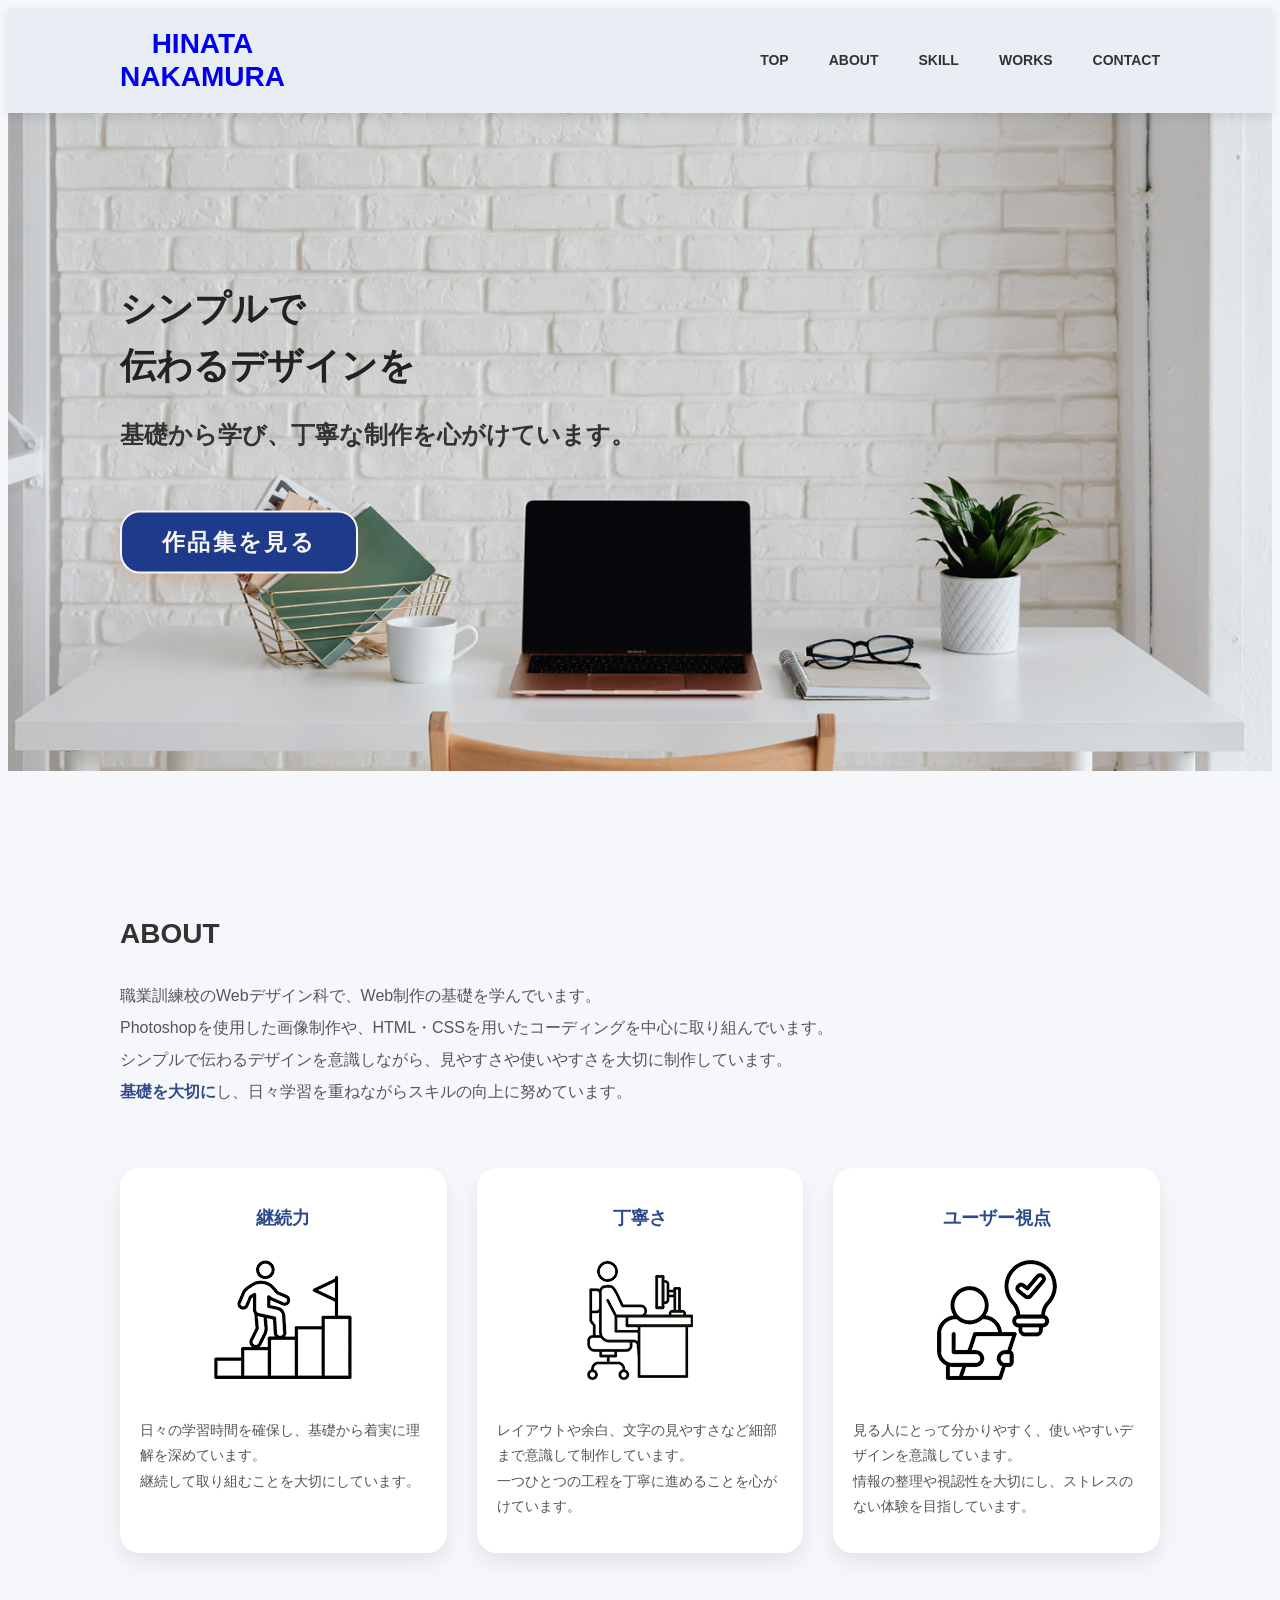
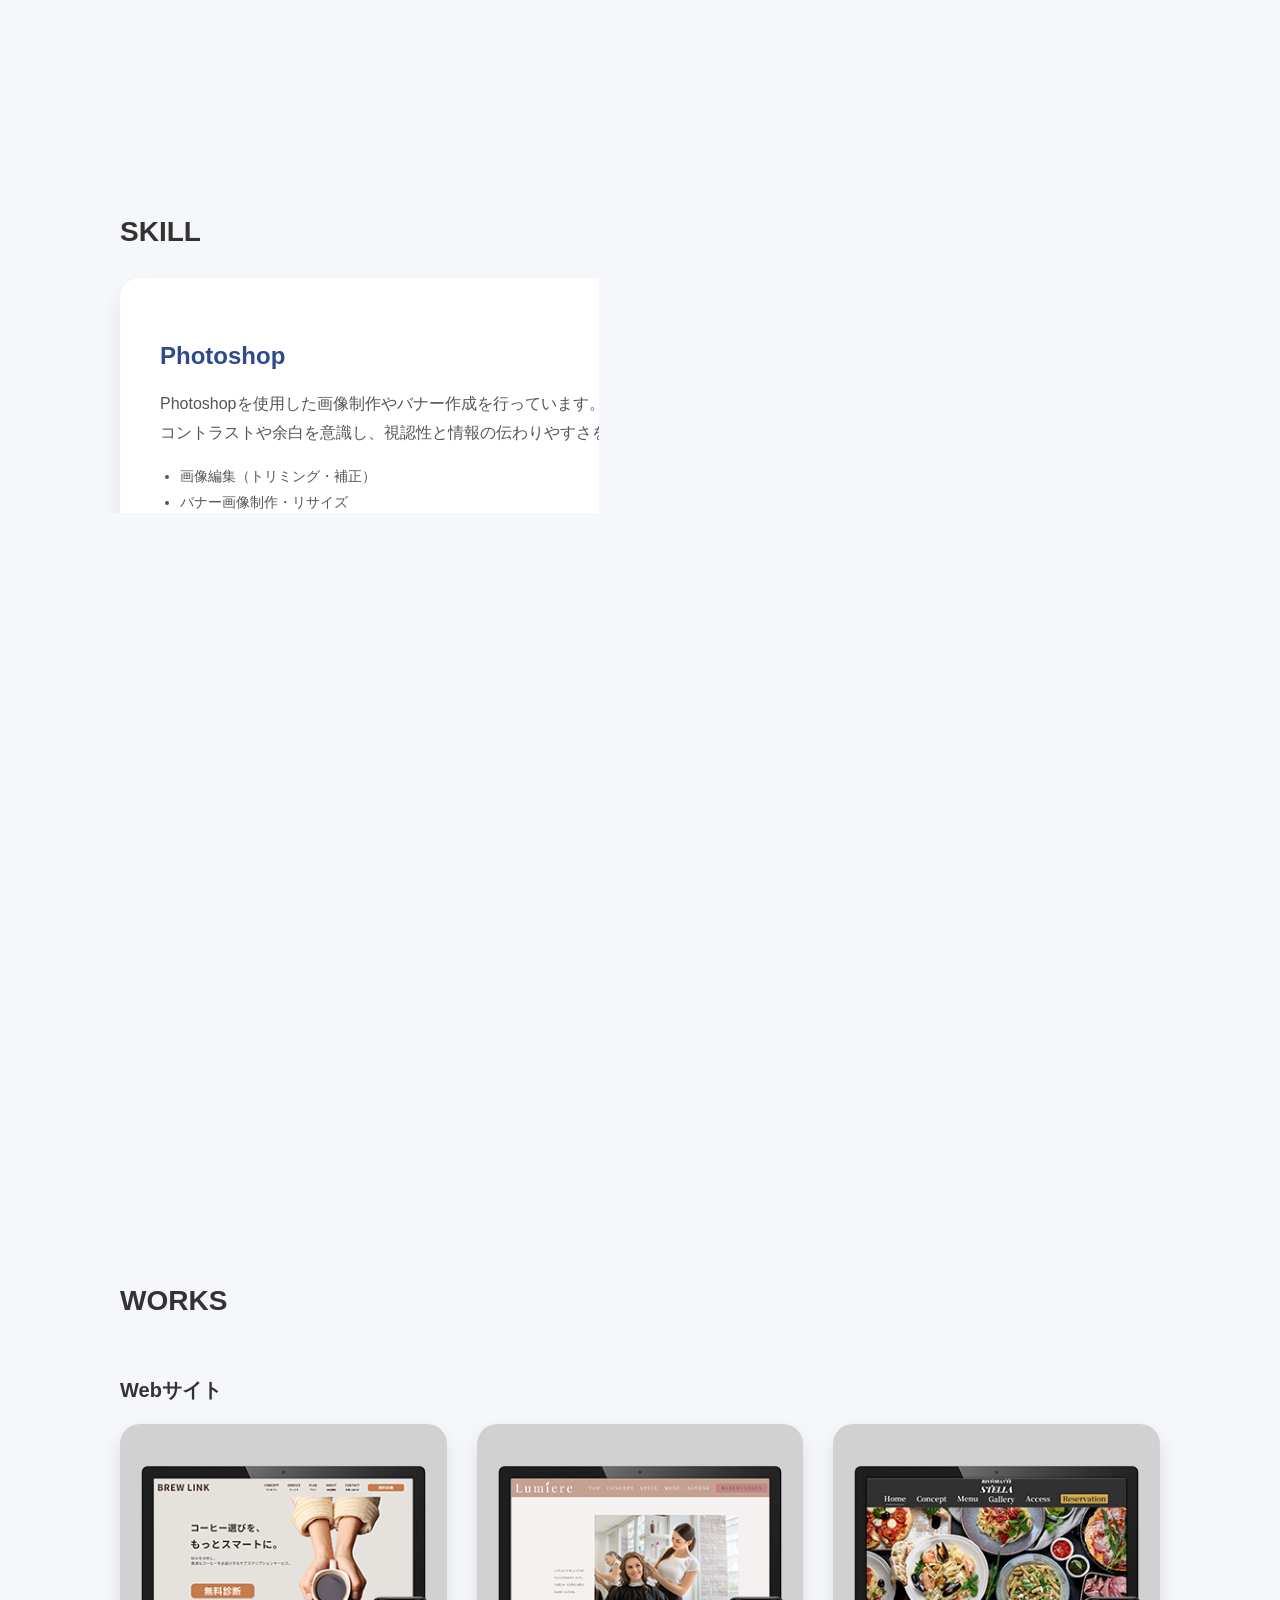
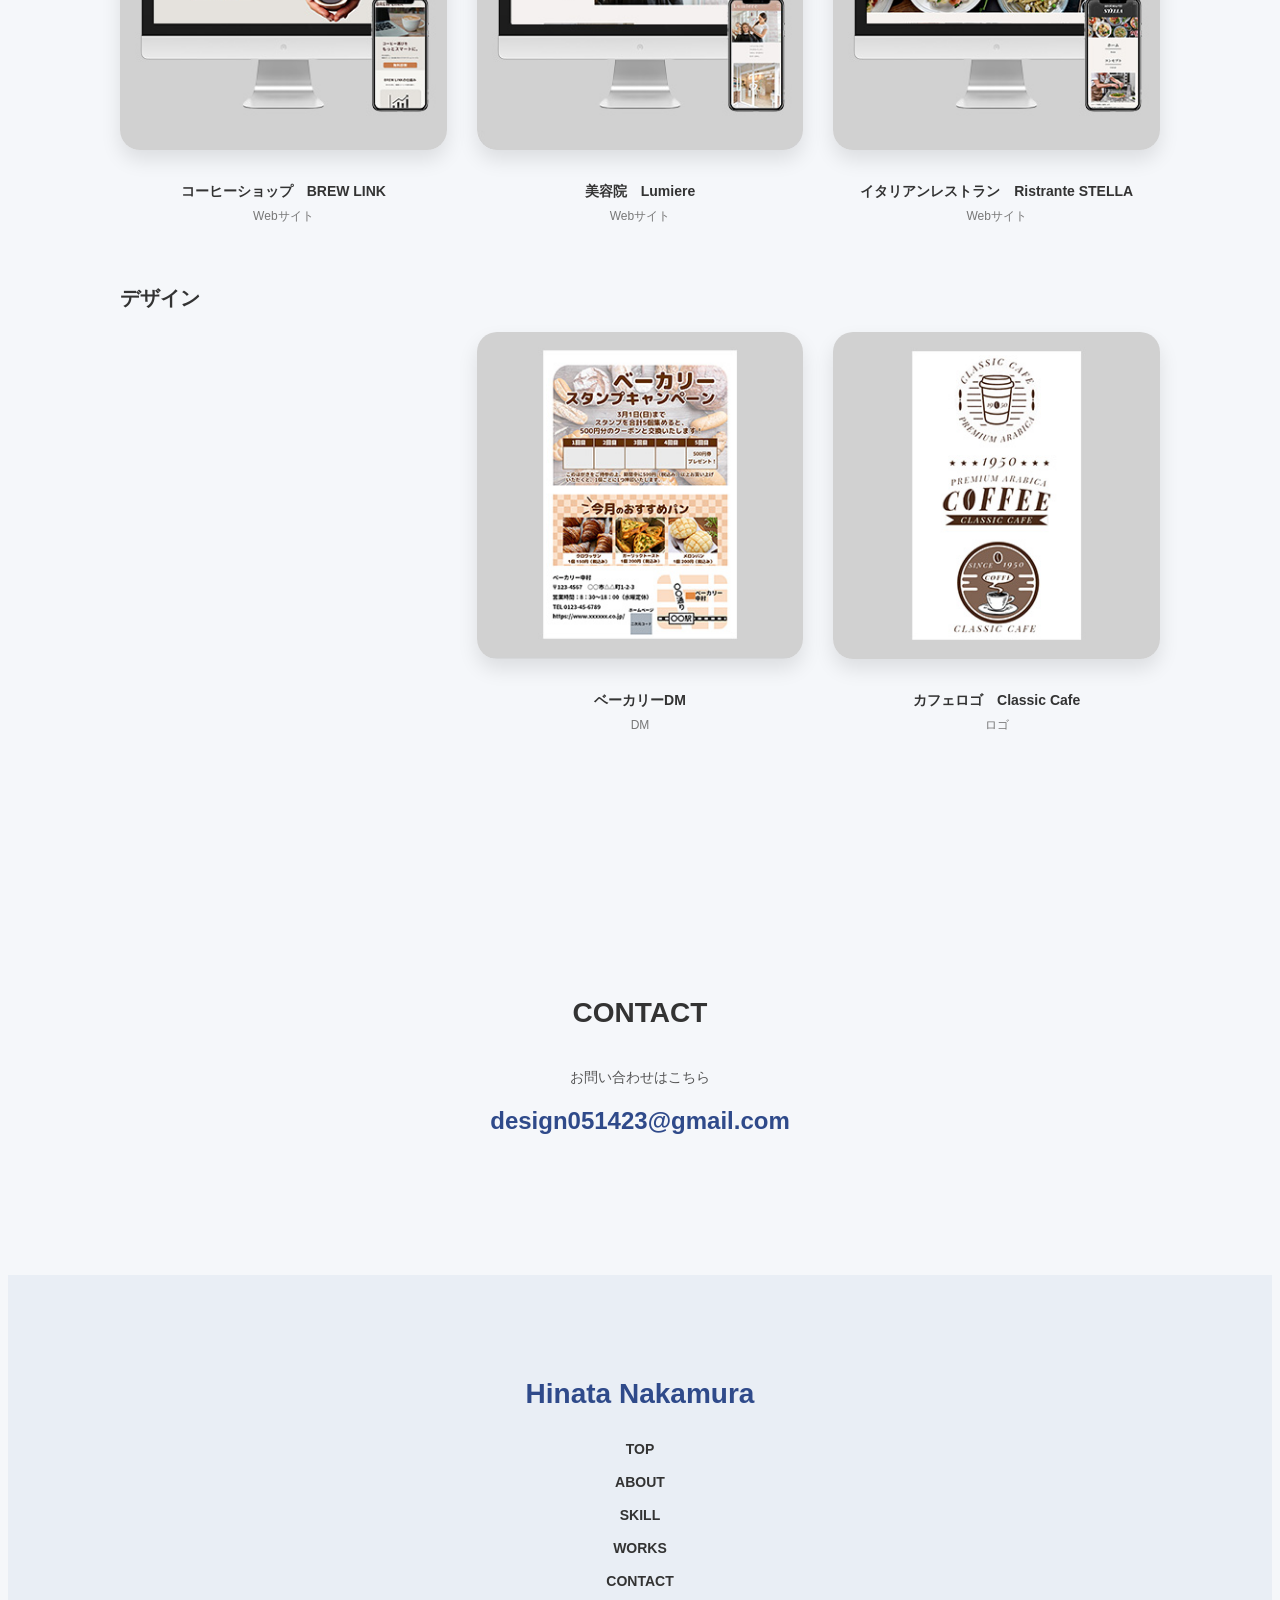
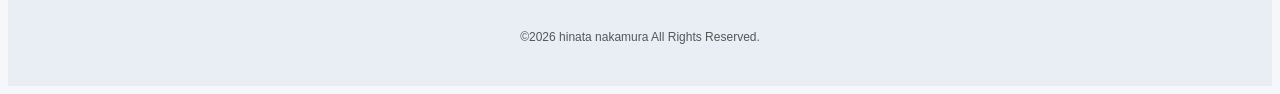
<file: index.html>
<!doctype html>
<html lang="ja">
<head>
	<meta charset="utf-8">
	<meta name="viewport" content="width=device-width, initial-scale=1.0">
	<title>TOP | HINATA portfolio site</title>
	<link rel="stylesheet" href="css/style.css">
	<link rel="stylesheet" href="css/index.css">
</head>

<body id="top">
	<div id="loading">
		<p>Loading...</p>
		<div id="loading-screen"></div>
	</div>
	<header class="header">
  		<div class="inner header_inner">

    		<h1 class="logo">
      			<a href="#top">HINATA<br>NAKAMURA</a>
   			</h1>
			
			<!-- ハンバーガー -->
    		<button class="hamburger" id="hamburger" area-label="メニューを開く">
      			<span></span>
      			<span></span>
      			<span></span>
    		</button>
		
			<nav class="nav" id="nav">
      			<ul class="nav_list">
        			<li><a href="#top">TOP</a></li>
        			<li><a href="#about">ABOUT</a></li>
        			<li><a href="#skill">SKILL</a></li>
        			<li><a href="#works">WORKS</a></li>
        			<li><a href="#contact">CONTACT</a></li>
				</ul>
    		</nav>
		</div>
	</header>

	<section class="fv">
  		<div class="fv_img">
    		<img src="images/fv_top.jpg" alt="ワークデスク">
  		</div>

  		<div class="fv_content inner">
    		<h2 class="fv_title">
      			シンプルで<br>
      			伝わるデザインを
    		</h2>
			<p class="fv_sub">
				基礎から学び、丁寧な制作を心がけています。
			</p>
    		<a href="#works" class="btn fv_btn">作品集を見る</a>
  		</div>
	</section>

	<section class="about" id="about">
  		<div class="inner">

    		<h2 class="section_title">ABOUT</h2>

    		<div class="about_text">
      			<p>
        			職業訓練校のWebデザイン科で、Web制作の基礎を学んでいます。<br>
        			Photoshopを使用した画像制作や、HTML・CSSを用いたコーディングを中心に取り組んでいます。<br>
        			シンプルで伝わるデザインを意識しながら、見やすさや使いやすさを大切に制作しています。<br>
        			<span class="accent">基礎を大切に</span>し、日々学習を重ねながらスキルの向上に努めています。
      			</p>
    		</div>

    		<div class="about_cards">
      			<div class="about_card fadein">
					<h3>継続力</h3>
        			<img src="images/logo01_top.png" alt="継続力">
       				 <p>
          				日々の学習時間を確保し、基礎から着実に理解を深めています。<br>
          				継続して取り組むことを大切にしています。
        			</p>
      			</div>

      			<div class="about_card fadein">
					<h3>丁寧さ</h3>
        			<img src="images/logo02_top.png" alt="丁寧さ">
        			<p>
          				レイアウトや余白、文字の見やすさなど細部まで意識して制作しています。<br>
          				一つひとつの工程を丁寧に進めることを心がけています。
        			</p>
      			</div>

      			<div class="about_card fadein">
					<h3>ユーザー視点</h3>
        			<img src="images/logo03_top.png" alt="ユーザー視点">
        			<p>
          				見る人にとって分かりやすく、使いやすいデザインを意識しています。<br>
          				情報の整理や視認性を大切にし、ストレスのない体験を目指しています。
        			</p>
      			</div>
    		</div>
  		</div>
	</section>
	
	<section class="skill" id="skill">
  		<div class="inner">

    		<h2 class="section_title">SKILL</h2>
    		<div class="skill_list">
      		<!-- Photoshop -->
      			<div class="skill_card fadein">
       				<h3 class="skill_title">Photoshop</h3>
        			<p class="skill_text">
          				Photoshopを使用した画像制作やバナー作成を行っています。<br>
          				コントラストや余白を意識し、視認性と情報の伝わりやすさを大切に制作しています。
        			</p>
        			<ul class="skill_points">
          				<li>画像編集（トリミング・補正）</li>
          				<li>バナー画像制作・リサイズ</li>
          				<li>レイアウトデザイン</li>
        			</ul>
        			<p class="skill_license">
						資格：Photoshopクリエイター能力認定試験　エキスパート　取得
        			</p>
      			</div>

      			<!-- HTML / CSS -->
      			<div class="skill_card fadein">
        			<h3 class="skill_title">HTML / CSS</h3>
        			<p class="skill_text">
          				HTML・CSSを用いたコーディングを行っています。<br>
          				構造を意識したマークアップと、見やすく整理されたスタイル設計を心がけています。
        			</p>
        			<ul class="skill_points">
          				<li>HTMLによる構造設計</li>
          				<li>CSSでのレイアウト調整</li>
          				<li>レスポンシブ対応</li>
        			</ul>
        			<p class="skill_license">
          				資格：Webクリエイター能力認定試験　エキスパート　取得
        			</p>
      			</div>
    		</div>
  		</div>
	</section>
	
	<section class="works" id="works">
  		<div class="inner">

    		<h2 class="section_title">WORKS</h2>

    		<!-- Webサイト -->
    		<h3 class="works_category">Webサイト</h3>

    		<div class="works_grid">

      			<a href="detail_brew_link.html" class="works_item fadein">
        			<img src="images/works01_top.jpg" alt="BREW LINK">
        			<p class="works_name">コーヒーショップ　BREW LINK</p>
        			<span class="works_type">Webサイト</span>
     			 </a>

      			<a href="detail_lumiere.html" class="works_item fadein">
        			<img src="images/works02_top.jpg" alt="Lumiere">
        			<p class="works_name">美容院　Lumiere</p>
        			<span class="works_type">Webサイト</span>
      			</a>

      			<a href="detail_stella.html" class="works_item fadein">
        			<img src="images/works03_top.jpg" alt="STELLA">
        			<p class="works_name">イタリアンレストラン　Ristrante STELLA</p>
        			<span class="works_type">Webサイト</span>
      			</a>
			</div>
			<!-- デザイン -->
    		<h3 class="works_category">デザイン</h3>

    		<div class="works_grid">

 		   		<a href="detail_banner.html" class="works_item fadein">
       				<img src="images/works04_top.jpg" alt="バナー">
        			<p class="works_name">焼肉屋キャンペーンバナー</p>
        			<span class="works_type">キャンペーンバナー</span>
      			</a>

      			<a href="detail_dm.html" class="works_item fadein">
        			<img src="images/works05_top.jpg" alt="DM">
        			<p class="works_name">ベーカリーDM</p>
        			<span class="works_type">DM</span>
      			</a>

      			<a href="detail_logo.html" class="works_item fadein">
        			<img src="images/works06_top.jpg" alt="ロゴ">
        			<p class="works_name">カフェロゴ　Classic Cafe</p>
        			<span class="works_type">ロゴ</span>
      			</a>
			</div>
		</div>
	</section>
	
	<section class="contact" id="contact">
 		<div class="inner">
    		<h2 class="section_title">CONTACT</h2>
    		<div class="contact_text">
      			<p class="contact_text">
        			お問い合わせはこちら
				</p>
        		<a href="mailto:design051423@gmail.com" class="contact_mail">
  					&#100;&#101;&#115;&#105;&#103;&#110;&#48;&#53;&#49;&#52;&#50;&#51;<wbr>&commat;&#103;&#109;&#97;&#105;&#108;&period;&#99;&#111;&#109;
				</a>
    		</div>
		</div>
	</section>
	
	<footer class="footer">
  		<div class="inner footer_inner">
			
    		<h2 class="footer_logo">
   				Hinata Nakamura
    		</h2>

    		<nav class="footer_nav">
      			<ul class="footer_list">
        			<li><a href="#top">TOP</a></li>
        			<li><a href="#about">ABOUT</a></li>
        			<li><a href="#skill">SKILL</a></li>
        			<li><a href="#works">WORKS</a></li>
        			<li><a href="#contact">CONTACT</a></li>
     			</ul>
    		</nav>

    		<p class="footer_copy">
      			©2026 hinata nakamura All Rights Reserved.
    		</p>
  		</div>
	</footer>
	
	<button id="page-top" aria-label="ページトップへ戻る">
  	↑
	</button>

	<script src="js/script.js"></script>
	<script src="js/index.js"></script>
</body>
</html>
</file>
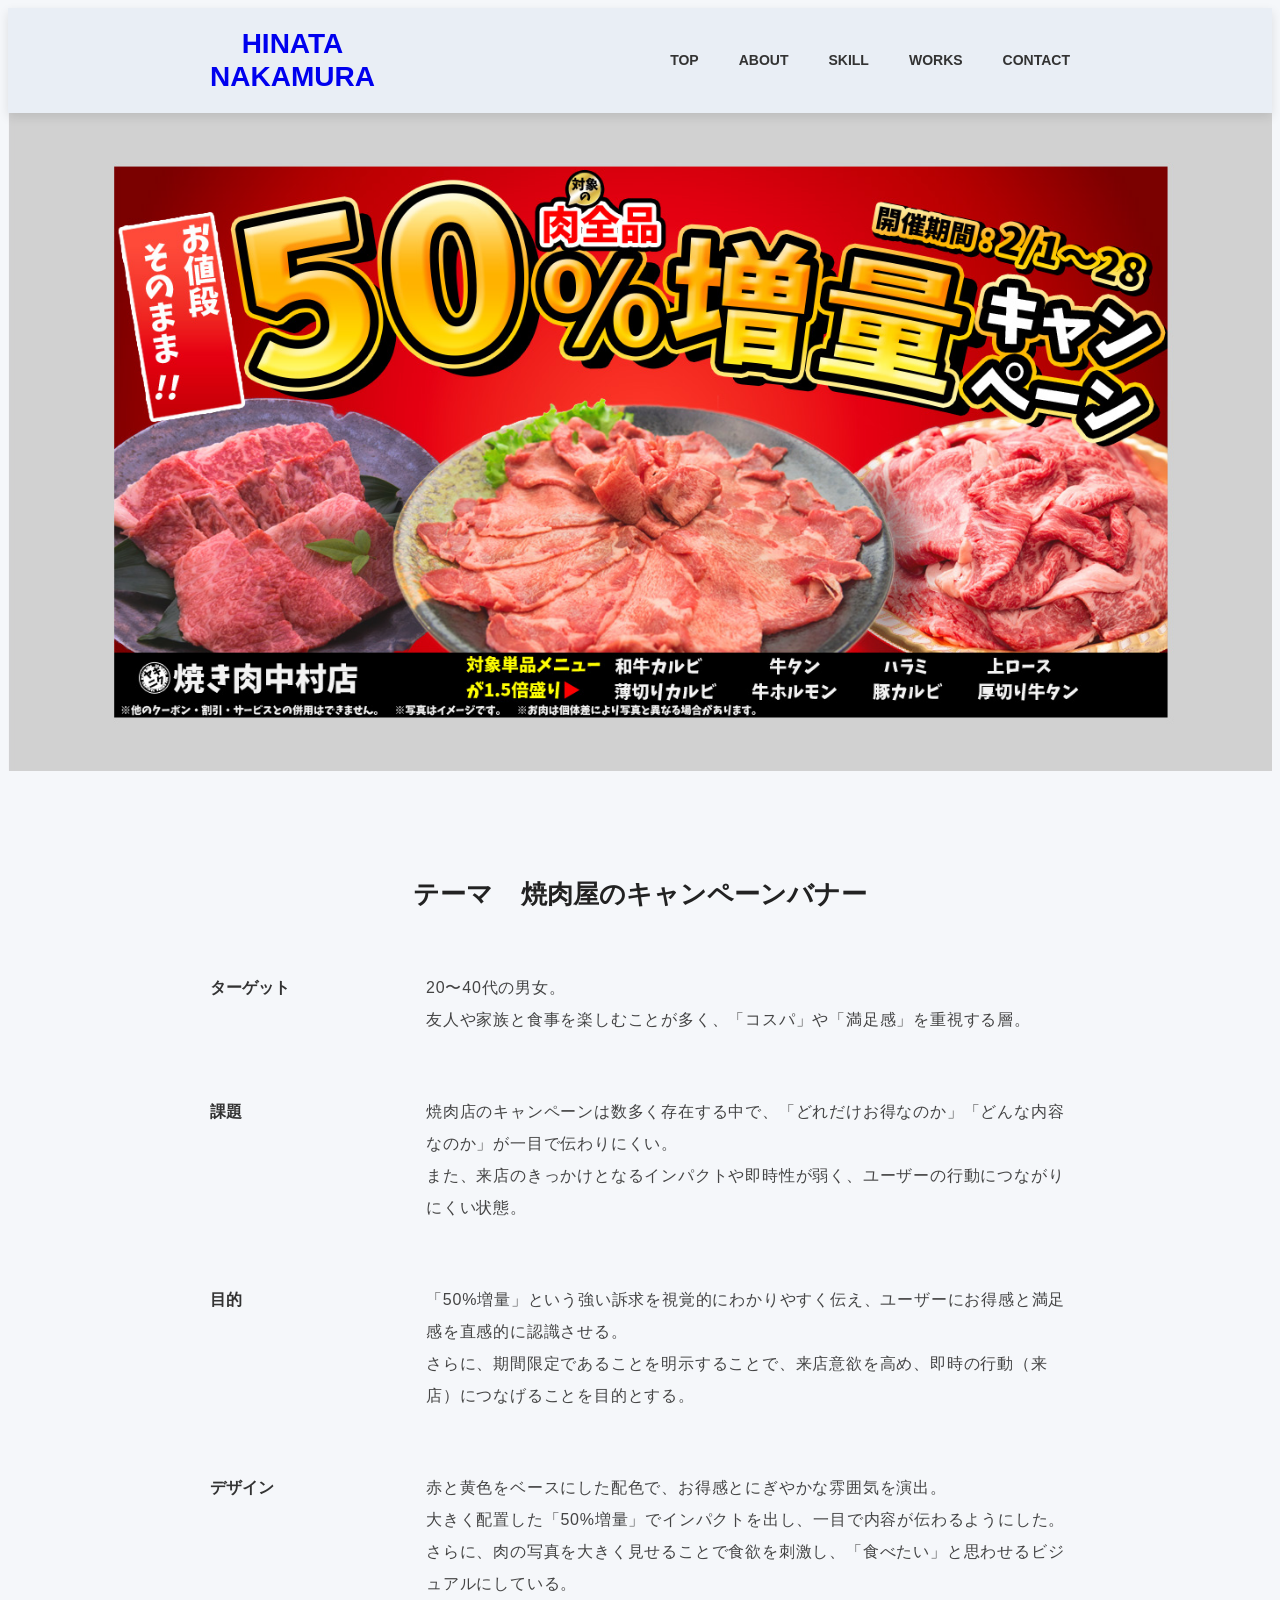
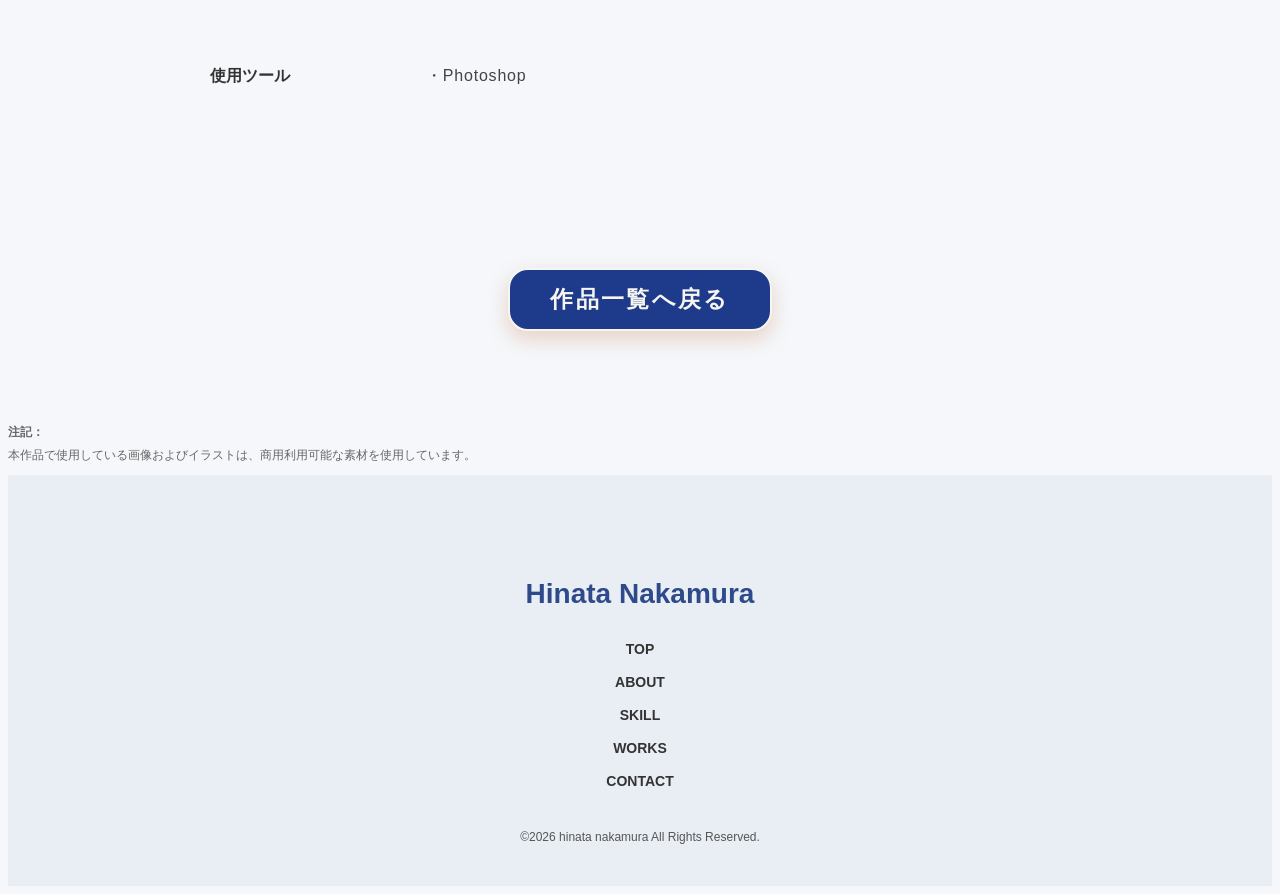
<file: detail_banner.html>
<!doctype html>
<html lang="ja">
<head>
	<meta charset="utf-8">
	<meta name="viewport" content="width=device-width, initial-scale=1.0">
	<title>Detail Lumiere | HINATA portfolio site</title>
	<link rel="stylesheet" href="css/style.css">
	<link rel="stylesheet" href="css/works_detail.css">
</head>

<body id="top">
	<header class="header">
  		<div class="inner header_inner">

    		<h1 class="logo">
      			<a href="index.html#top">HINATA<br>NAKAMURA</a>
   			</h1>
			
			<!-- ハンバーガー -->
    		<button class="hamburger" id="hamburger">
      			<span></span>
      			<span></span>
      			<span></span>
    		</button>
		
			<nav class="nav" id="nav">
      			<ul class="nav_list">
        			<li><a href="index.html#top">TOP</a></li>
        			<li><a href="index.html#about">ABOUT</a></li>
        			<li><a href="index.html#skill">SKILL</a></li>
        			<li><a href="index.html#works">WORKS</a></li>
        			<li><a href="index.html#contact">CONTACT</a></li>
				</ul>
    		</nav>
		</div>
	</header>

	<section class="fv">
  		<div class="fv_img">
    		<img src="images/fv_works04.jpg" alt="ワークデスク">
  		</div>
	</section>
	
	<section class="work_detail">
  		<div class="inner">

			<h2 class="work_title">
				テーマ <span>焼肉屋のキャンペーンバナー</span>
			</h2>

			<dl class="work_list">

				<div class="work_item">
					<dt>ターゲット</dt>
					<dd>
						20〜40代の男女。<br>
						友人や家族と食事を楽しむことが多く、「コスパ」や「満足感」を重視する層。
					</dd>
				</div>

				<div class="work_item">
					<dt>課題</dt>
					<dd>
						焼肉店のキャンペーンは数多く存在する中で、「どれだけお得なのか」「どんな内容なのか」が一目で伝わりにくい。<br>
						また、来店のきっかけとなるインパクトや即時性が弱く、ユーザーの行動につながりにくい状態。
					</dd>
				</div>

				<div class="work_item">
					<dt>目的</dt>
					<dd>
						「50%増量」という強い訴求を視覚的にわかりやすく伝え、ユーザーにお得感と満足感を直感的に認識させる。<br>
						さらに、期間限定であることを明示することで、来店意欲を高め、即時の行動（来店）につなげることを目的とする。
					</dd>
				</div>

				<div class="work_item">
					<dt>デザイン</dt>
					<dd>
						赤と黄色をベースにした配色で、お得感とにぎやかな雰囲気を演出。<br>
						大きく配置した「50%増量」でインパクトを出し、一目で内容が伝わるようにした。<br>
						さらに、肉の写真を大きく見せることで食欲を刺激し、「食べたい」と思わせるビジュアルにしている。
					</dd>
				</div>

				<div class="work_item">
					<dt>使用ツール</dt>
					<dd>
						・Photoshop
					</dd>
				</div>
			</dl>
		</div>
	</section>
	
	<section class="works_btn">
		<div class="inner">
		    <a href="index.html#works" class="btn">作品一覧へ戻る</a>
		</div>
	</section>

	<section class="detail_note">
		<dl>
			<dt>注記：</dt>
			<dd>本作品で使用している画像およびイラストは、商用利用可能な素材を使用しています。</dd>
		</dl>
	</section>
	
	<footer class="footer">
  		<div class="inner footer_inner">
			
    		<h2 class="footer_logo">
   				Hinata Nakamura
    		</h2>

    		<nav class="footer_nav">
      			<ul class="footer_list">
        			<li><a href="index.html#top">TOP</a></li>
        			<li><a href="index.html#about">ABOUT</a></li>
        			<li><a href="index.html#skill">SKILL</a></li>
        			<li><a href="index.html#works">WORKS</a></li>
        			<li><a href="index.html#contact">CONTACT</a></li>
     			</ul>
    		</nav>

    		<p class="footer_copy">
      			©2026 hinata nakamura All Rights Reserved.
    		</p>
  		</div>
	</footer>
	
	<button id="page-top" aria-label="ページトップへ戻る">
  	↑
	</button>

	<script src="js/script.js"></script>
</body>
</html>
</file>
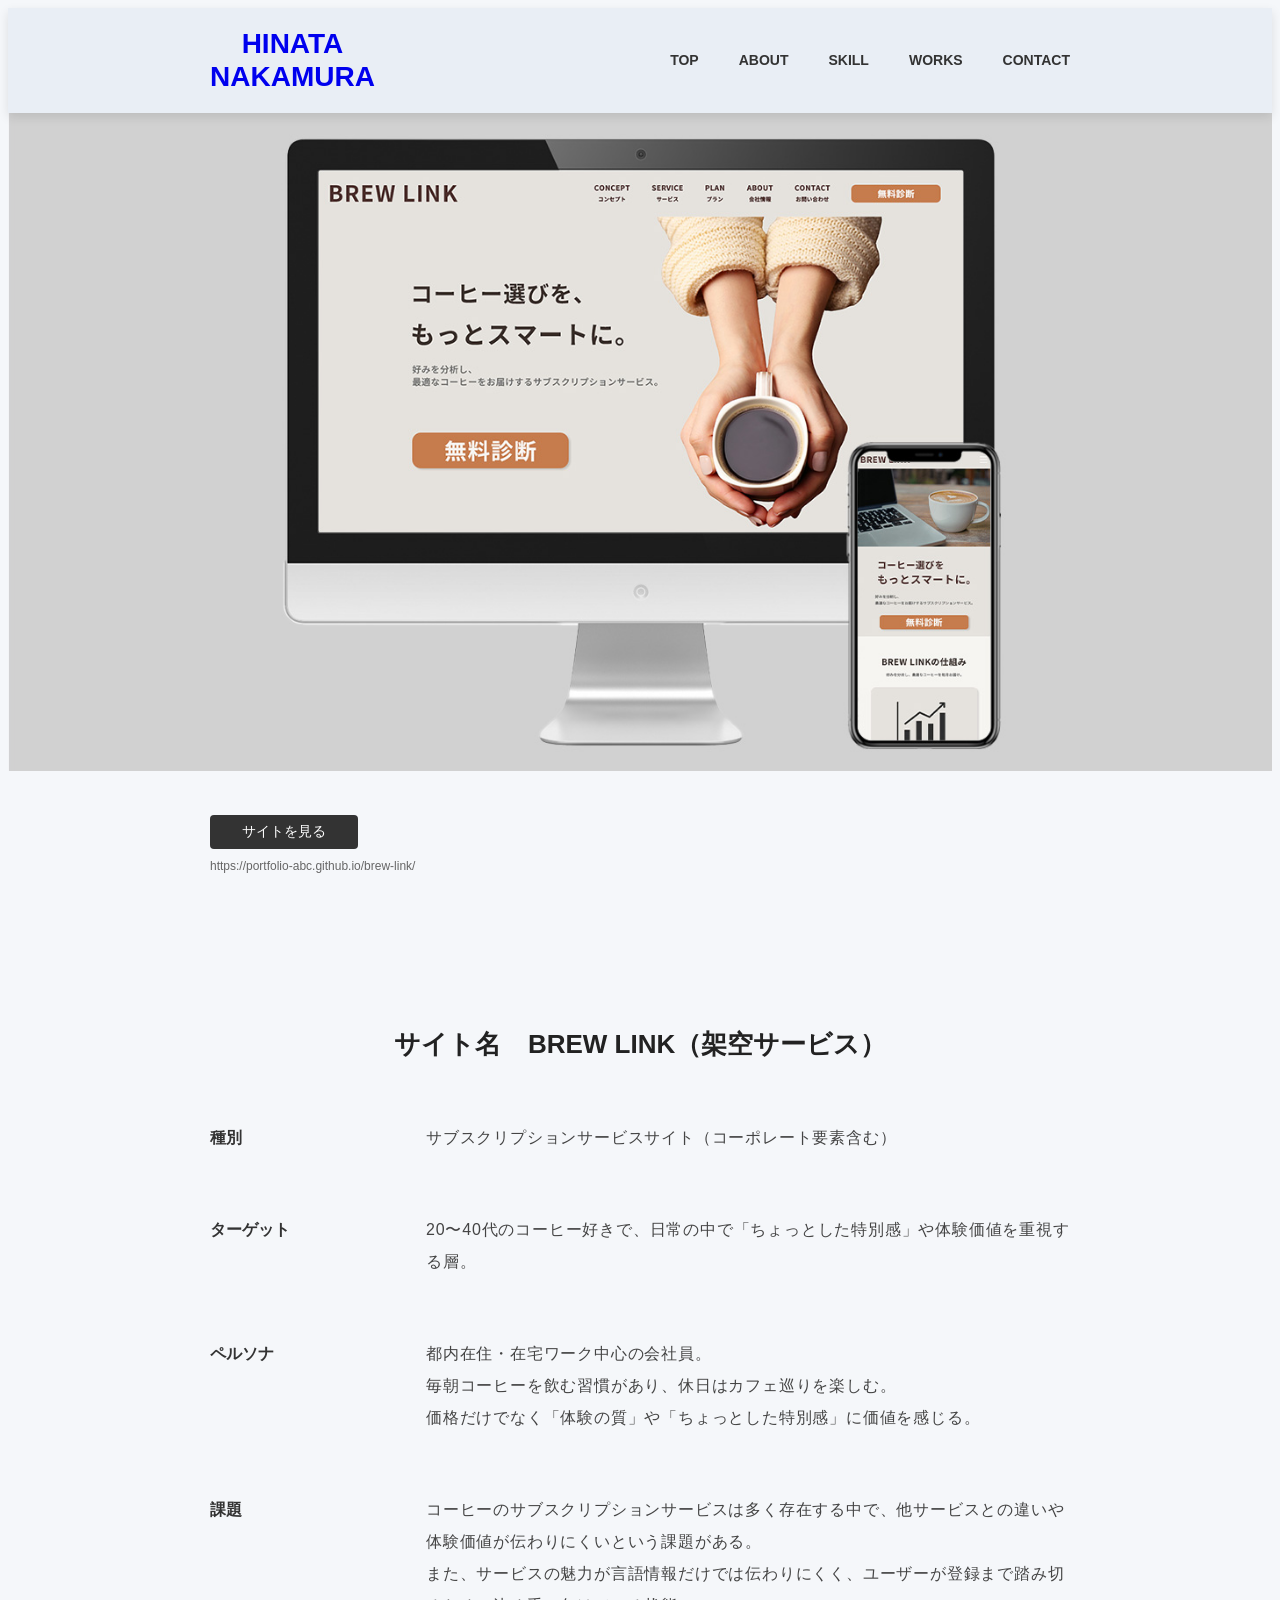
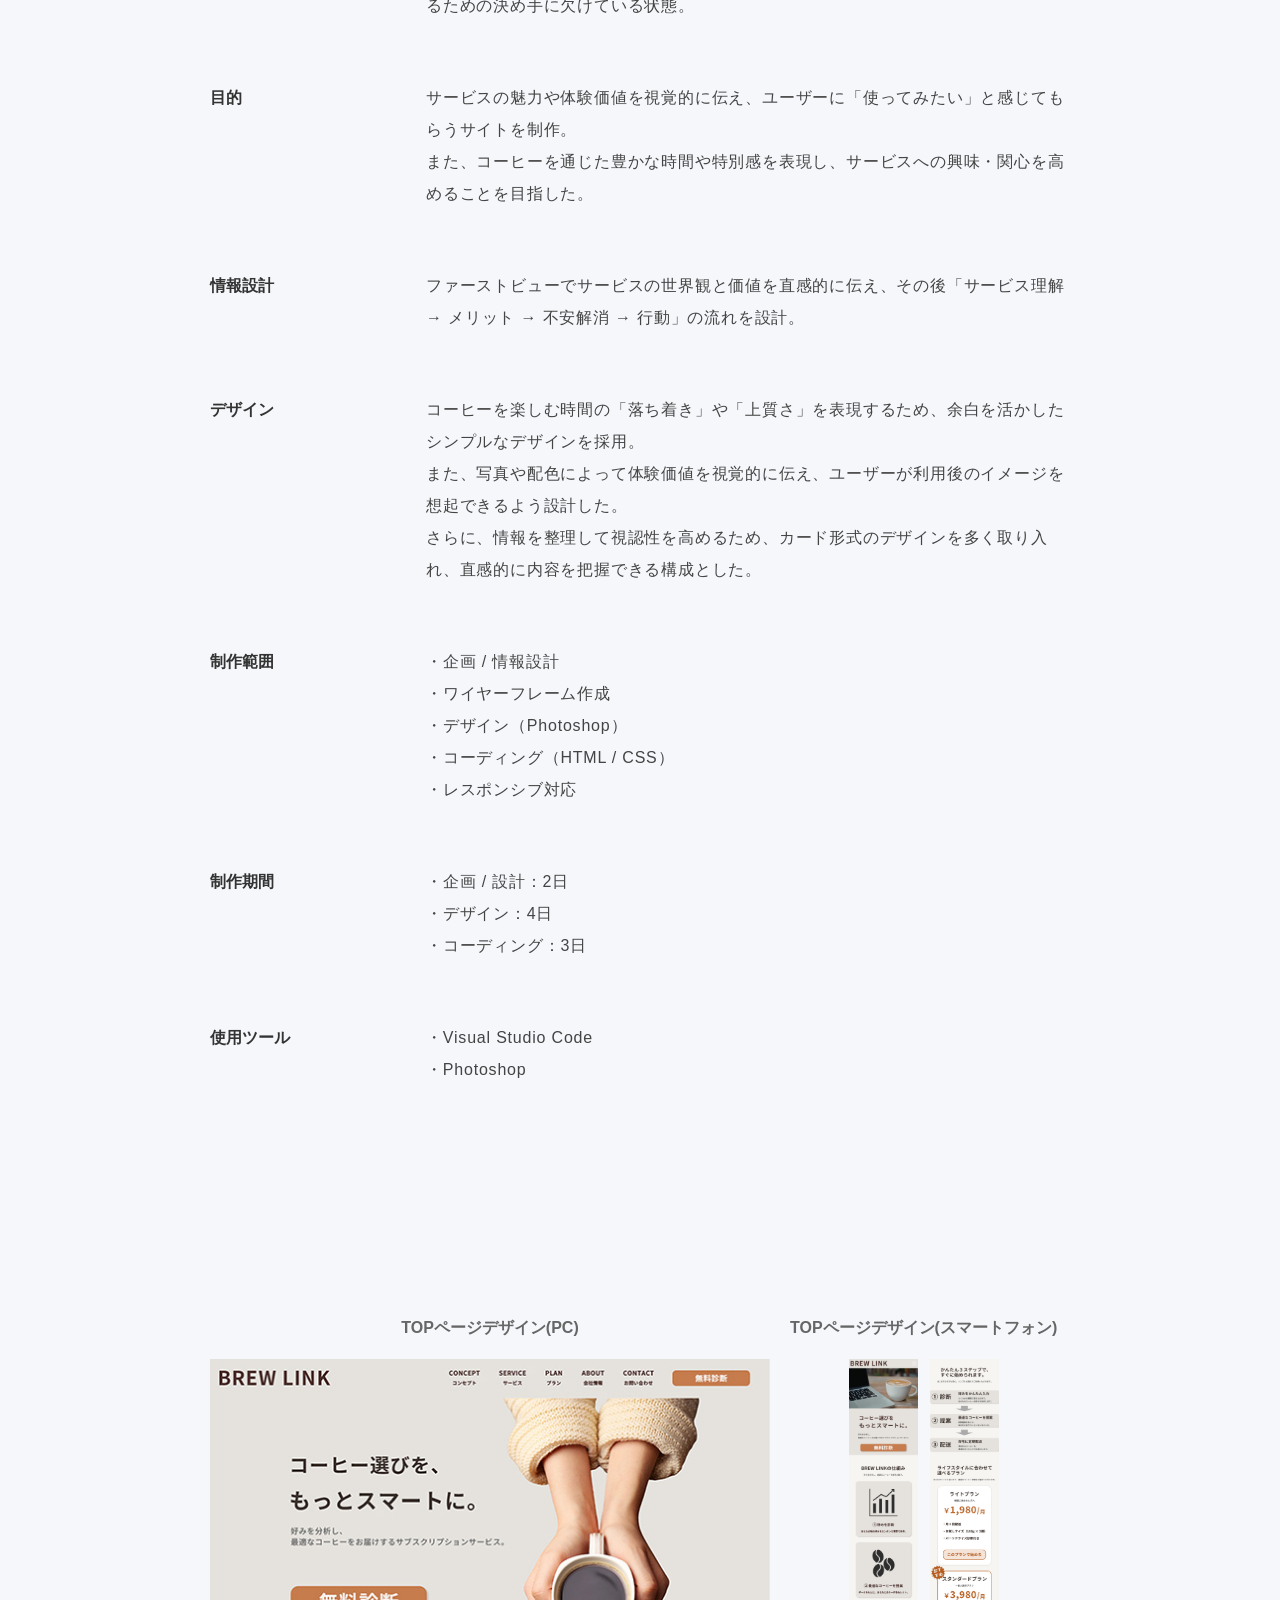
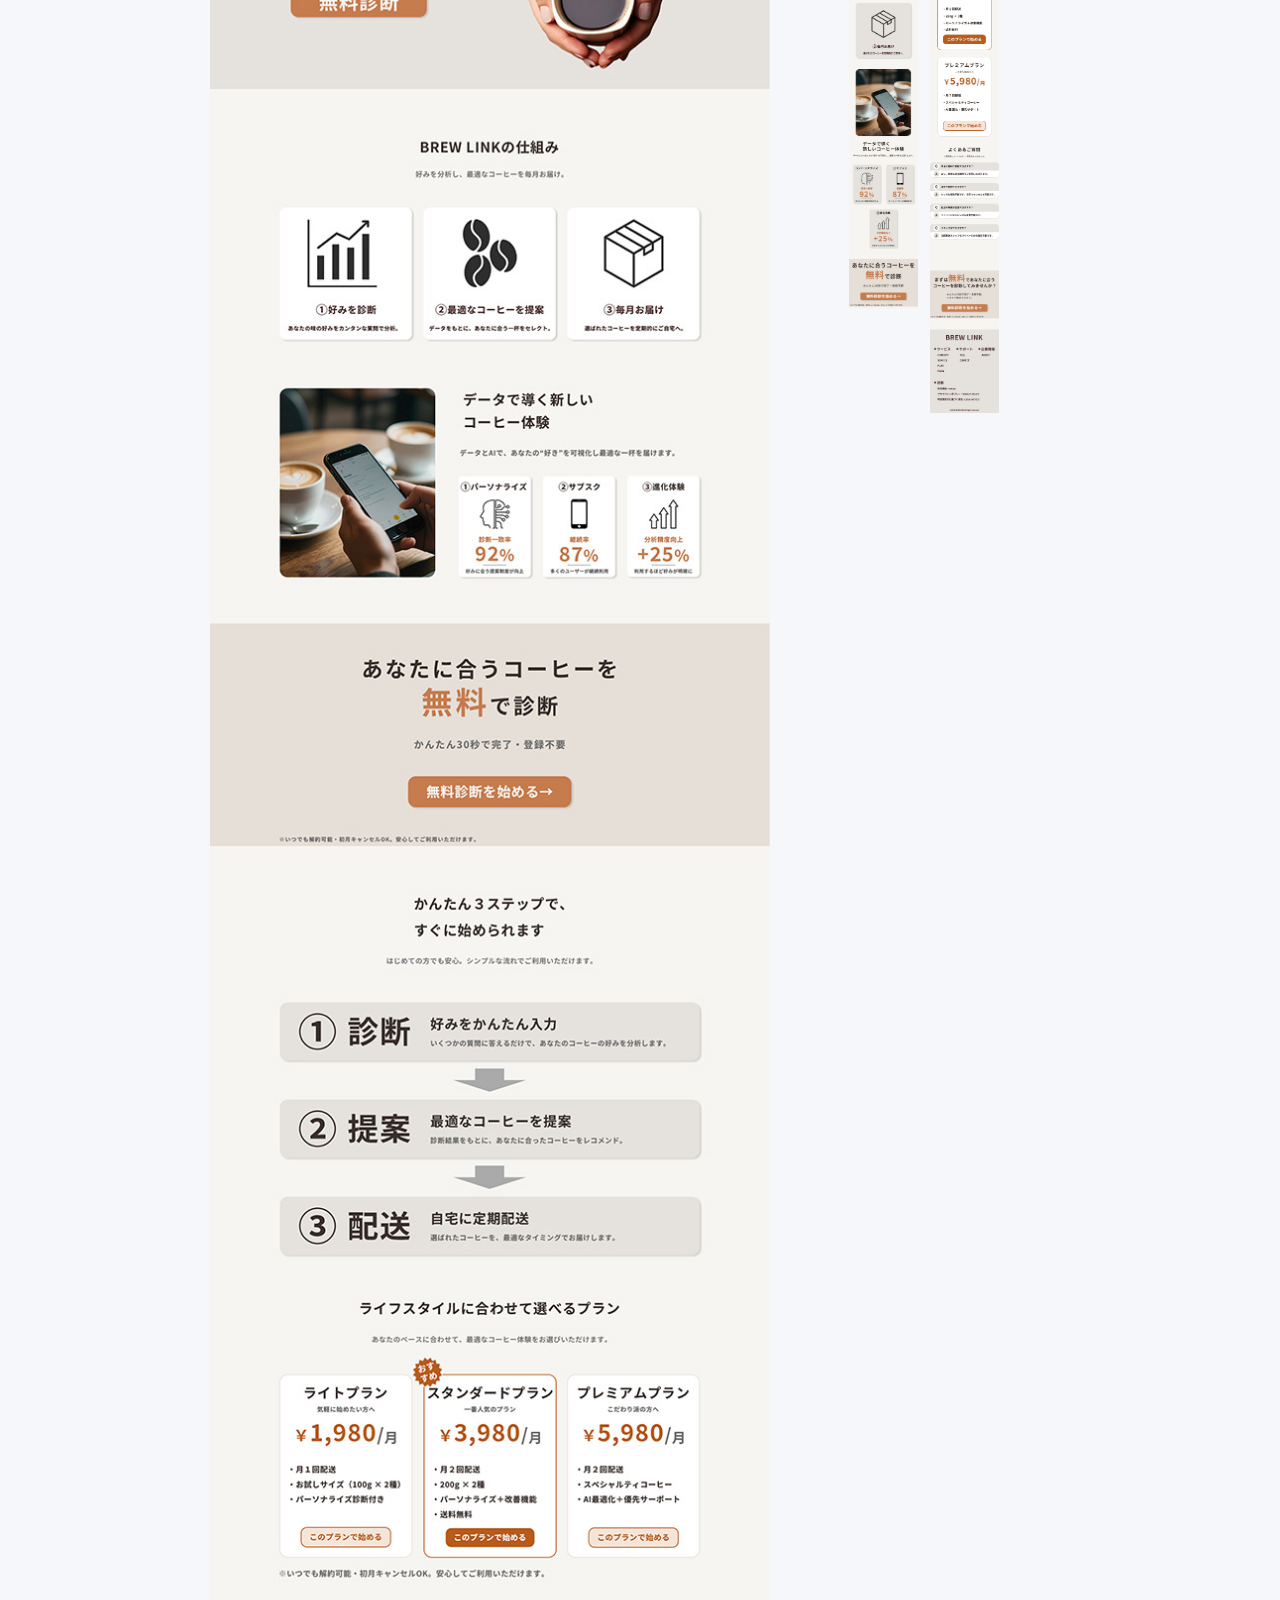
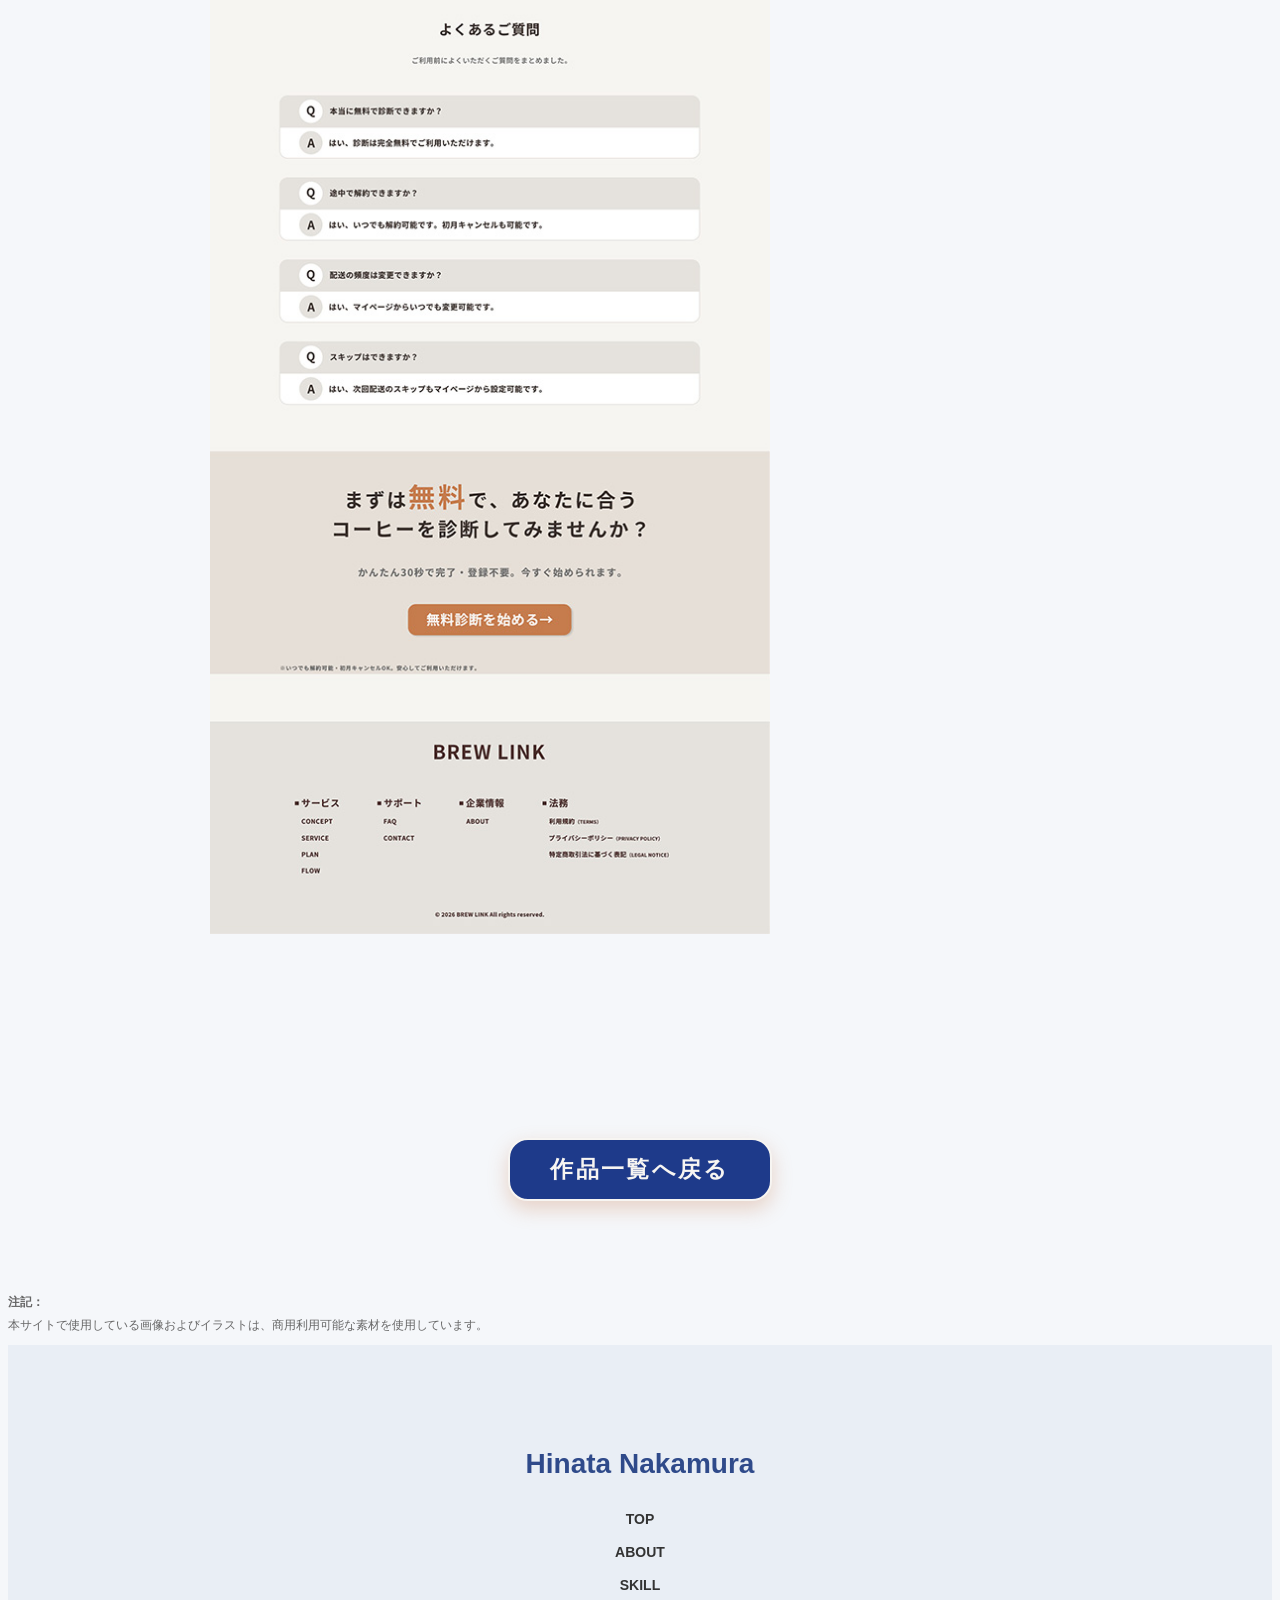
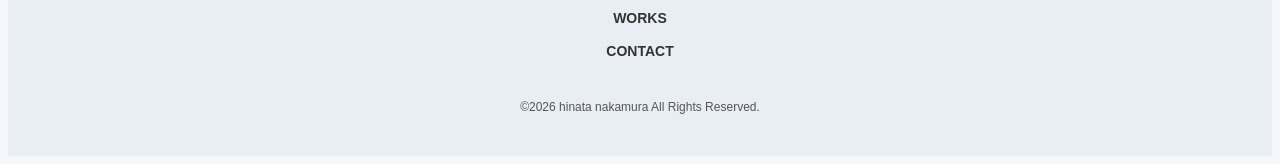
<file: detail_brew_link.html>
<!doctype html>
<html lang="ja">
<head>
	<meta charset="utf-8">
	<meta name="viewport" content="width=device-width, initial-scale=1.0">
	<title>Detail BREW LINK | HINATA portfolio site</title>
	<link rel="stylesheet" href="css/style.css">
	<link rel="stylesheet" href="css/works_detail.css">
</head>

<body id="top">
	<header class="header">
  		<div class="inner header_inner">

    		<h1 class="logo">
      			<a href="index.html#top">HINATA<br>NAKAMURA</a>
   			</h1>
			
			<!-- ハンバーガー -->
    		<button class="hamburger" id="hamburger">
      			<span></span>
      			<span></span>
      			<span></span>
    		</button>
		
			<nav class="nav" id="nav">
      			<ul class="nav_list">
        			<li><a href="index.html#top">TOP</a></li>
        			<li><a href="index.html#about">ABOUT</a></li>
        			<li><a href="index.html#skill">SKILL</a></li>
        			<li><a href="index.html#works">WORKS</a></li>
        			<li><a href="index.html#contact">CONTACT</a></li>
				</ul>
    		</nav>
		</div>
	</header>

	<section class="fv">
  		<div class="fv_img">
    		<img src="images/fv_works01.jpg" alt="ワークデスク">
  		</div>
	</section>

	<section class="work_link">
  		<div class="inner">
	    	<a href="https://portfolio-abc.github.io/brew-link/" target="_blank" class="work_link_btn">
    	  		サイトを見る
    		</a>
 		   	<p class="work_link_url">
    			https://portfolio-abc.github.io/brew-link/
    		</p>
  		</div>
	</section>

	<section class="work_detail">
  		<div class="inner">

			<h2 class="work_title">
				サイト名 <span>BREW LINK（架空サービス）</span>
			</h2>

			<dl class="work_list">

				<div class="work_item">
					<dt>種別</dt>
					<dd>サブスクリプションサービスサイト（コーポレート要素含む）</dd>
				</div>

				<div class="work_item">
					<dt>ターゲット</dt>
					<dd>
						20〜40代のコーヒー好きで、日常の中で「ちょっとした特別感」や体験価値を重視する層。
					</dd>
				</div>

				<div class="work_item">
					<dt>ペルソナ</dt>
					<dd>
						都内在住・在宅ワーク中心の会社員。<br>
						毎朝コーヒーを飲む習慣があり、休日はカフェ巡りを楽しむ。<br>
						価格だけでなく「体験の質」や「ちょっとした特別感」に価値を感じる。
					</dd>
				</div>

				<div class="work_item">
					<dt>課題</dt>
					<dd>
						コーヒーのサブスクリプションサービスは多く存在する中で、他サービスとの違いや体験価値が伝わりにくいという課題がある。<br>
						また、サービスの魅力が言語情報だけでは伝わりにくく、ユーザーが登録まで踏み切るための決め手に欠けている状態。
					</dd>
				</div>

				<div class="work_item">
					<dt>目的</dt>
					<dd>
						サービスの魅力や体験価値を視覚的に伝え、ユーザーに「使ってみたい」と感じてもらうサイトを制作。<br>
						また、コーヒーを通じた豊かな時間や特別感を表現し、サービスへの興味・関心を高めることを目指した。
					</dd>
				</div>

				<div class="work_item">
					<dt>情報設計</dt>
					<dd>
						 ファーストビューでサービスの世界観と価値を直感的に伝え、その後「サービス理解 → メリット → 不安解消 → 行動」の流れを設計。
					</dd>
				</div>

				<div class="work_item">
					<dt>デザイン</dt>
					<dd>
						コーヒーを楽しむ時間の「落ち着き」や「上質さ」を表現するため、余白を活かしたシンプルなデザインを採用。<br>
						また、写真や配色によって体験価値を視覚的に伝え、ユーザーが利用後のイメージを想起できるよう設計した。<br>
						さらに、情報を整理して視認性を高めるため、カード形式のデザインを多く取り入れ、直感的に内容を把握できる構成とした。
					</dd>
				</div>

				<div class="work_item">
					<dt>制作範囲</dt>
					<dd>
						・企画 / 情報設計<br>
						・ワイヤーフレーム作成<br>
						・デザイン（Photoshop）<br>
						・コーディング（HTML / CSS）<br>
						・レスポンシブ対応
					</dd>
				</div>

				<div class="work_item">
					<dt>制作期間</dt>
					<dd>
						・企画 / 設計：2日<br>
						・デザイン：4日<br>
						・コーディング：3日
					</dd>
				</div>

				<div class="work_item">
					<dt>使用ツール</dt>
					<dd>
						・Visual Studio Code<br>
						・Photoshop
					</dd>
				</div>

			</dl>
		</div>
	</section>
	
	<section class="design">
		<div class="inner">
			<div class="detail_images">
				<div class="detail_image PC_design">
					<p class="detail_label ">TOPページデザイン(PC)</p>
					<img src="images/brew_link_pc.jpg" alt="PCデザイン" >
				</div>
				<div class="detail_image smartphone_design">
					<p class="detail_label">TOPページデザイン(スマートフォン)</p>
					<picture>
						<source srcset="images/brew_link_smartphone02.png" media="(max-width: 950px)">
						<img src="images/brew_link_smartphone01.jpg" alt="スマホデザイン">
					</picture>
				</div>
			</div>
		</div>
	</section>
	
	<section class="works_btn">
		<div class="inner">
		    <a href="index.html#works" class="btn">作品一覧へ戻る</a>
		</div>
	</section>
	
	<section class="detail_note">
		<dl>
			<dt>注記：</dt>
			<dd>本サイトで使用している画像およびイラストは、商用利用可能な素材を使用しています。</dd>
		</dl>
	</section>
	
	<footer class="footer">
  		<div class="inner footer_inner">
			
    		<h2 class="footer_logo">
   				Hinata Nakamura
    		</h2>

    		<nav class="footer_nav">
      			<ul class="footer_list">
        			<li><a href="index.html#top">TOP</a></li>
        			<li><a href="index.html#about">ABOUT</a></li>
        			<li><a href="index.html#skill">SKILL</a></li>
        			<li><a href="index.html#works">WORKS</a></li>
        			<li><a href="index.html#contact">CONTACT</a></li>
     			</ul>
    		</nav>

    		<p class="footer_copy">
      			©2026 hinata nakamura All Rights Reserved.
    		</p>
  		</div>
	</footer>
	
	<button id="page-top" aria-label="ページトップへ戻る">
  	↑
	</button>

	<script src="js/script.js"></script>
</body>
</html>
</file>
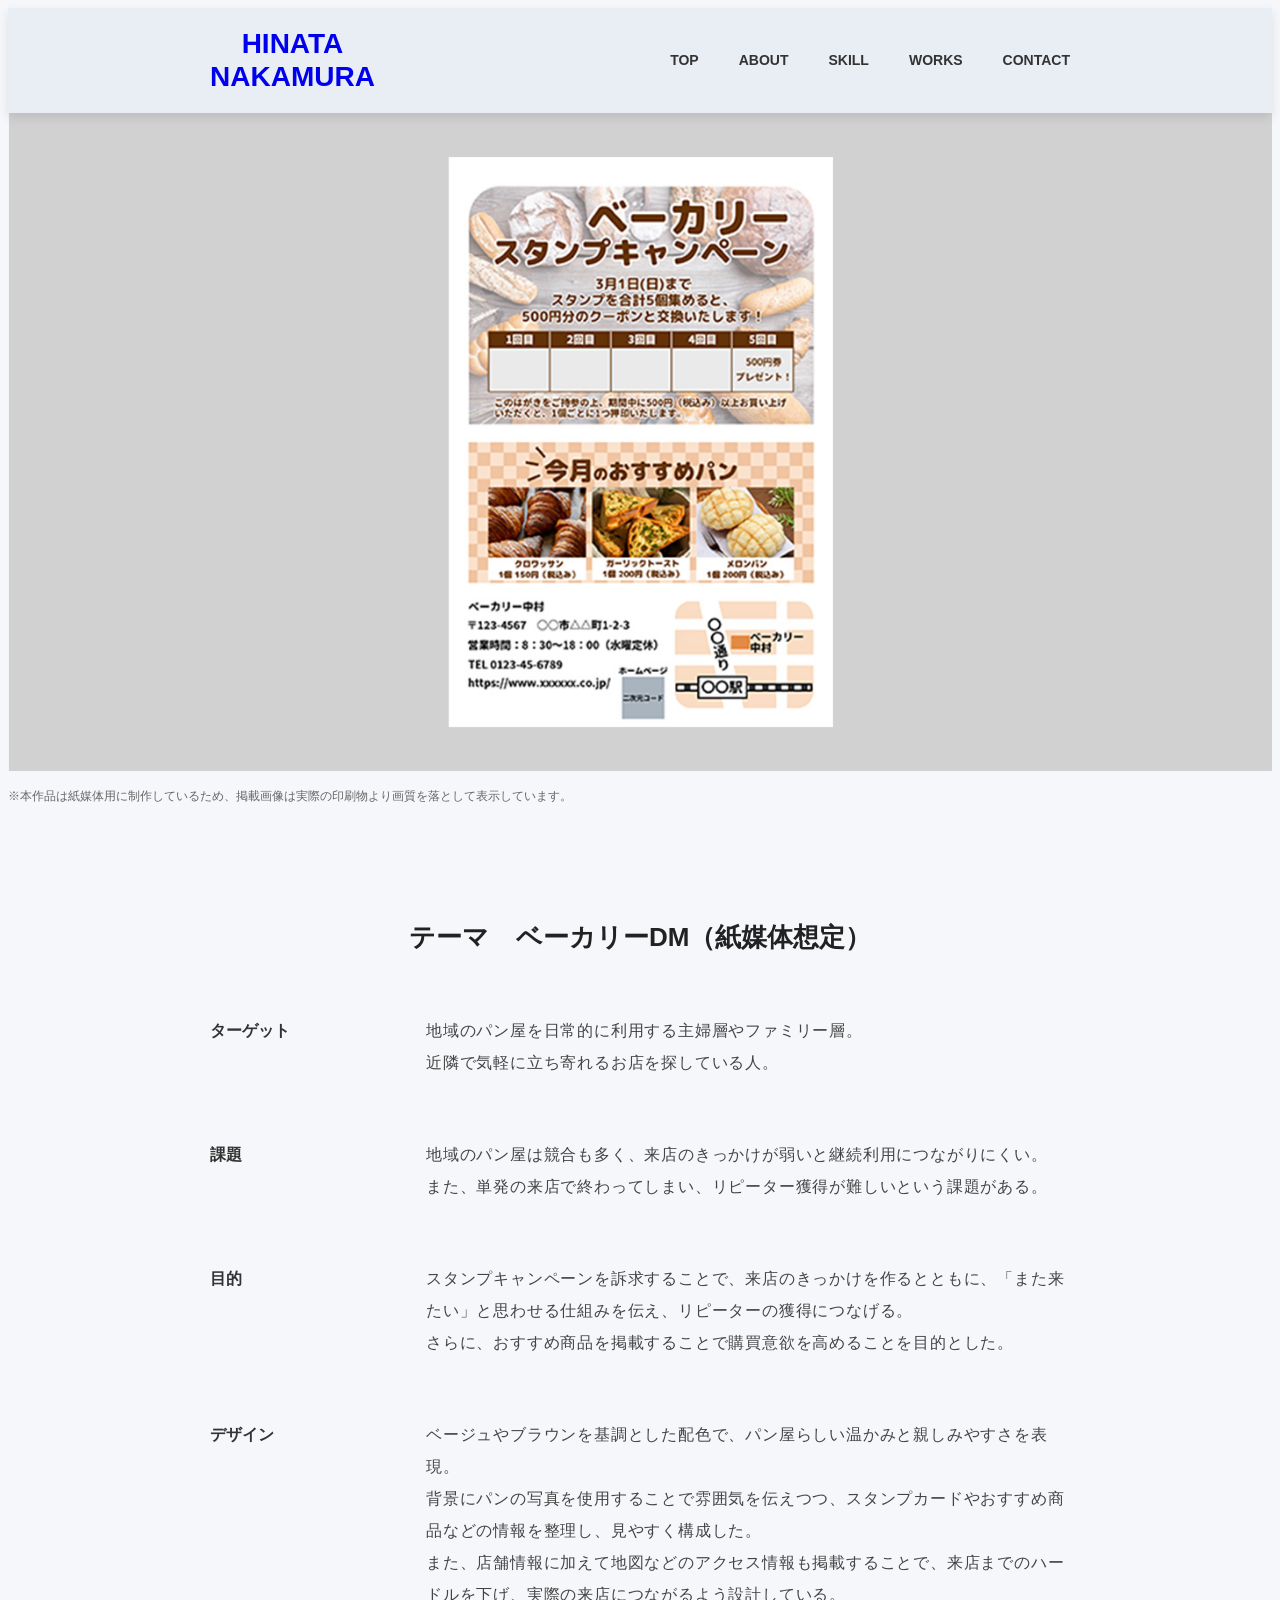
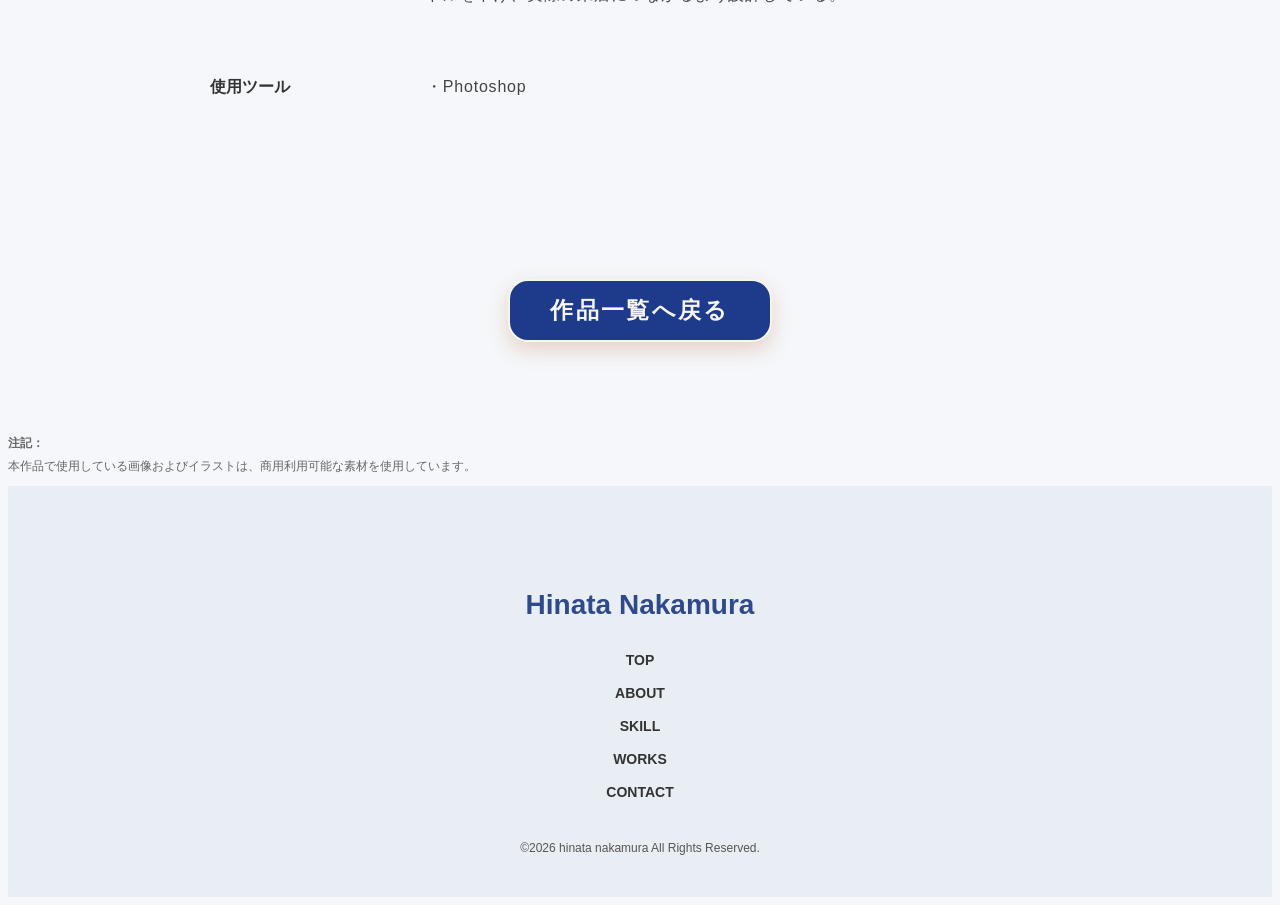
<file: detail_dm.html>
<!doctype html>
<html lang="ja">
<head>
	<meta charset="utf-8">
	<meta name="viewport" content="width=device-width, initial-scale=1.0">
	<title>Detail Lumiere | HINATA portfolio site</title>
	<link rel="stylesheet" href="css/style.css">
	<link rel="stylesheet" href="css/works_detail.css">
</head>

<body id="top">
	<header class="header">
  		<div class="inner header_inner">

    		<h1 class="logo">
      			<a href="index.html#top">HINATA<br>NAKAMURA</a>
   			</h1>
			
			<!-- ハンバーガー -->
    		<button class="hamburger" id="hamburger">
      			<span></span>
      			<span></span>
      			<span></span>
    		</button>
		
			<nav class="nav" id="nav">
      			<ul class="nav_list">
        			<li><a href="index.html#top">TOP</a></li>
        			<li><a href="index.html#about">ABOUT</a></li>
        			<li><a href="index.html#skill">SKILL</a></li>
        			<li><a href="index.html#works">WORKS</a></li>
        			<li><a href="index.html#contact">CONTACT</a></li>
				</ul>
    		</nav>
		</div>
	</header>

	<section class="fv">
  		<div class="fv_img">
    		<img src="images/fv_works05.jpg" alt="ワークデスク">
  		</div>
	</section>
	<section class="detail_note">
		<p>※本作品は紙媒体用に制作しているため、掲載画像は実際の印刷物より画質を落として表示しています。</p>
	</section>
	<section class="work_detail">
  		<div class="inner">

			<h2 class="work_title">
				テーマ <span>ベーカリーDM（紙媒体想定）</span>
			</h2>

			<dl class="work_list">

				<div class="work_item">
					<dt>ターゲット</dt>
					<dd>
						地域のパン屋を日常的に利用する主婦層やファミリー層。<br>
						近隣で気軽に立ち寄れるお店を探している人。<br>
					</dd>
				</div>

				<div class="work_item">
					<dt>課題</dt>
					<dd>
						地域のパン屋は競合も多く、来店のきっかけが弱いと継続利用につながりにくい。<br>
						また、単発の来店で終わってしまい、リピーター獲得が難しいという課題がある。<br>
					</dd>
				</div>

				<div class="work_item">
					<dt>目的</dt>
					<dd>
						スタンプキャンペーンを訴求することで、来店のきっかけを作るとともに、「また来たい」と思わせる仕組みを伝え、リピーターの獲得につなげる。<br>
						さらに、おすすめ商品を掲載することで購買意欲を高めることを目的とした。
					</dd>
				</div>

				<div class="work_item">
					<dt>デザイン</dt>
					<dd>
						ベージュやブラウンを基調とした配色で、パン屋らしい温かみと親しみやすさを表現。<br>
						背景にパンの写真を使用することで雰囲気を伝えつつ、スタンプカードやおすすめ商品などの情報を整理し、見やすく構成した。<br>
						また、店舗情報に加えて地図などのアクセス情報も掲載することで、来店までのハードルを下げ、実際の来店につながるよう設計している。
					</dd>
				</div>

				<div class="work_item">
					<dt>使用ツール</dt>
					<dd>
						・Photoshop
					</dd>
				</div>

			</dl>
		</div>
	</section>
	
	<section class="works_btn">
		<div class="inner">
		    <a href="index.html#works" class="btn">作品一覧へ戻る</a>
		</div>
	</section>

	<section class="detail_note">
		<dl>
			<dt>注記：</dt>
			<dd>本作品で使用している画像およびイラストは、商用利用可能な素材を使用しています。</dd>
		</dl>
	</section>
	
	<footer class="footer">
  		<div class="inner footer_inner">
			
    		<h2 class="footer_logo">
   				Hinata Nakamura
    		</h2>

    		<nav class="footer_nav">
      			<ul class="footer_list">
        			<li><a href="index.html#top">TOP</a></li>
        			<li><a href="index.html#about">ABOUT</a></li>
        			<li><a href="index.html#skill">SKILL</a></li>
        			<li><a href="index.html#works">WORKS</a></li>
        			<li><a href="index.html#contact">CONTACT</a></li>
     			</ul>
    		</nav>

    		<p class="footer_copy">
      			©2026 hinata nakamura All Rights Reserved.
    		</p>
  		</div>
	</footer>
	
	<button id="page-top" aria-label="ページトップへ戻る">
  	↑
	</button>

	<script src="js/script.js"></script>
</body>
</html>
</file>
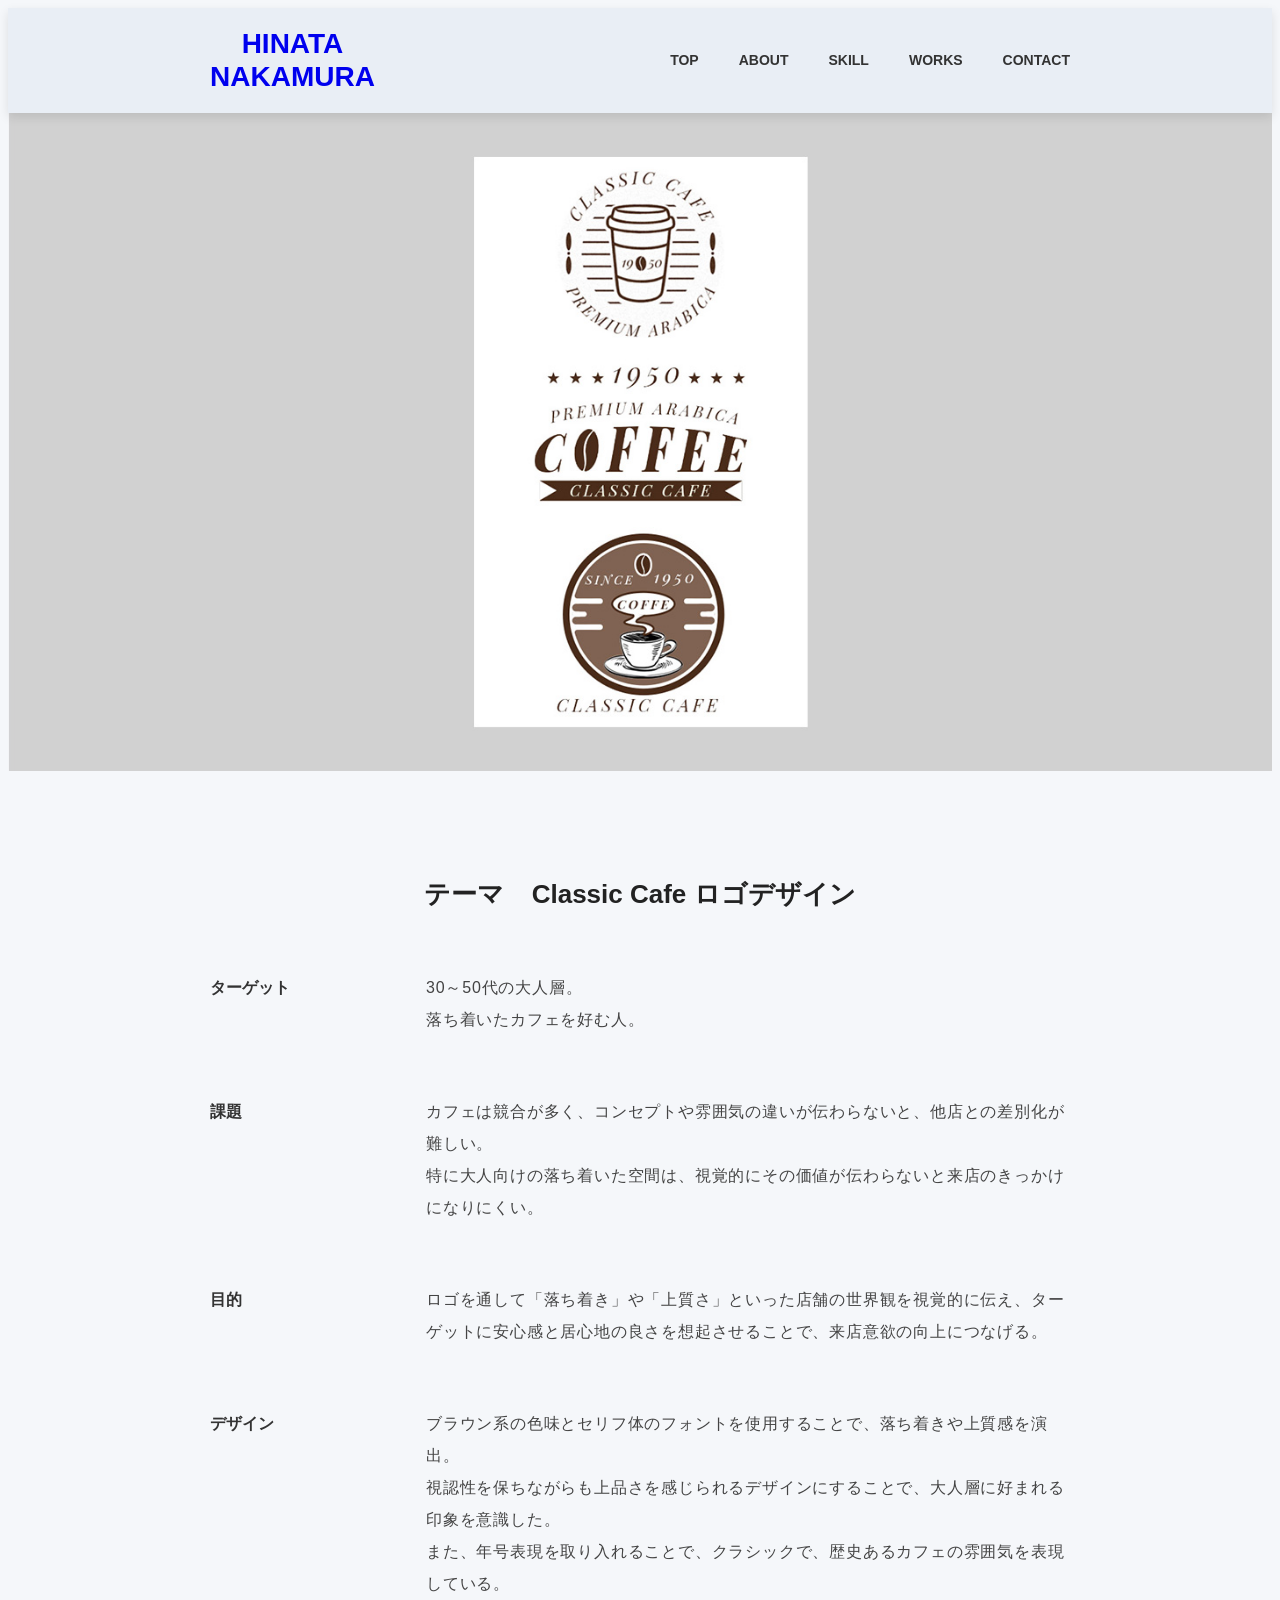
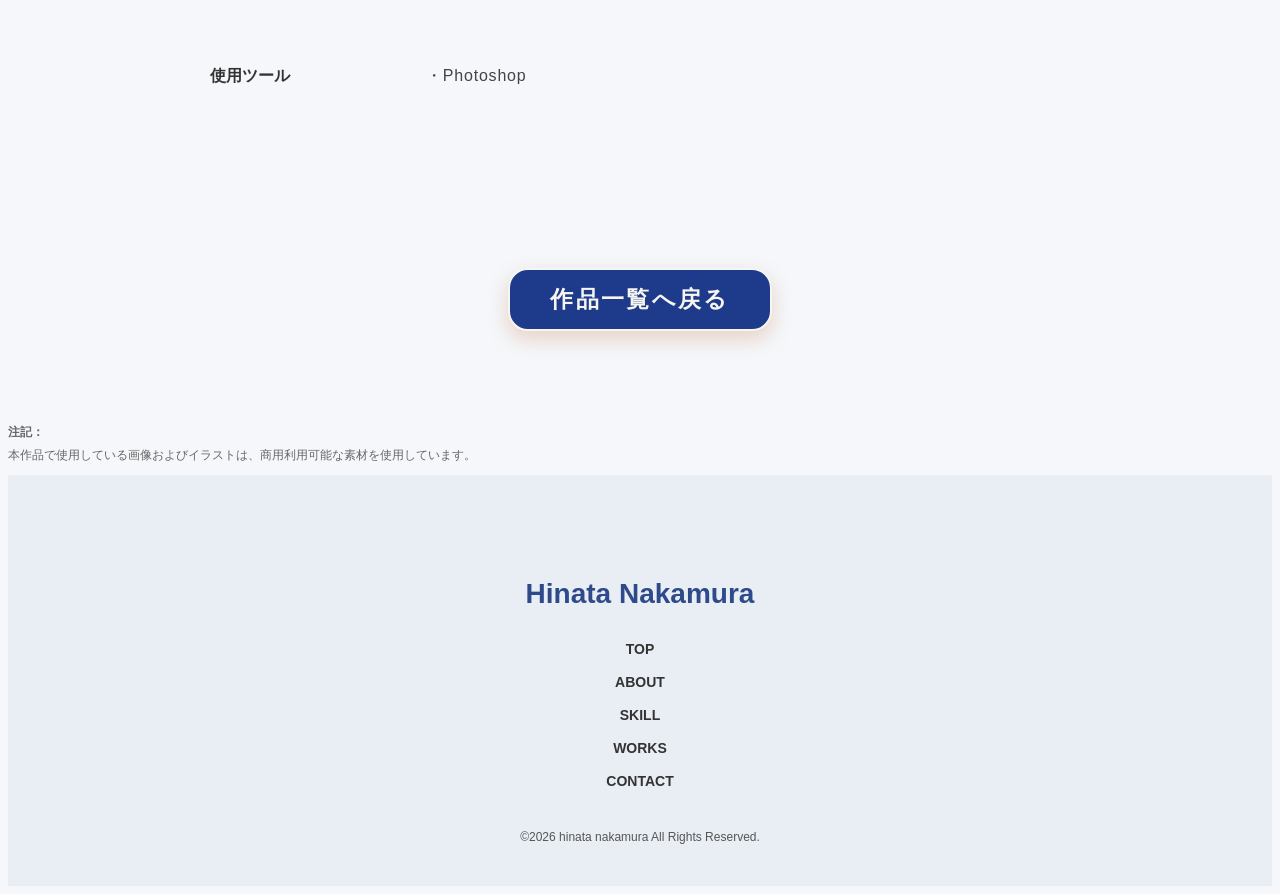
<file: detail_logo.html>
<!doctype html>
<html lang="ja">
<head>
	<meta charset="utf-8">
	<meta name="viewport" content="width=device-width, initial-scale=1.0">
	<title>Detail Lumiere | HINATA portfolio site</title>
	<link rel="stylesheet" href="css/style.css">
	<link rel="stylesheet" href="css/works_detail.css">
</head>

<body id="top">
	<header class="header">
  		<div class="inner header_inner">

    		<h1 class="logo">
      			<a href="index.html#top">HINATA<br>NAKAMURA</a>
   			</h1>
			
			<!-- ハンバーガー -->
    		<button class="hamburger" id="hamburger">
      			<span></span>
      			<span></span>
      			<span></span>
    		</button>
		
			<nav class="nav" id="nav">
      			<ul class="nav_list">
        			<li><a href="index.html#top">TOP</a></li>
        			<li><a href="index.html#about">ABOUT</a></li>
        			<li><a href="index.html#skill">SKILL</a></li>
        			<li><a href="index.html#works">WORKS</a></li>
        			<li><a href="index.html#contact">CONTACT</a></li>
				</ul>
    		</nav>
		</div>
	</header>

	<section class="fv">
  		<div class="fv_img">
    		<img src="images/fv_works06.jpg" alt="ワークデスク">
  		</div>
	</section>
	
	<section class="work_detail">
  		<div class="inner">

			<h2 class="work_title">
				テーマ <span>Classic Cafe ロゴデザイン</span>
			</h2>

			<dl class="work_list">

				<div class="work_item">
					<dt>ターゲット</dt>
					<dd>
						30～50代の大人層。<br>
						落ち着いたカフェを好む人。
					</dd>
				</div>

				<div class="work_item">
					<dt>課題</dt>
					<dd>
						カフェは競合が多く、コンセプトや雰囲気の違いが伝わらないと、他店との差別化が難しい。<br>
						特に大人向けの落ち着いた空間は、視覚的にその価値が伝わらないと来店のきっかけになりにくい。
					</dd>
				</div>

				<div class="work_item">
					<dt>目的</dt>
					<dd>
						ロゴを通して「落ち着き」や「上質さ」といった店舗の世界観を視覚的に伝え、ターゲットに安心感と居心地の良さを想起させることで、来店意欲の向上につなげる。
					</dd>
				</div>

				<div class="work_item">
					<dt>デザイン</dt>
					<dd>
						ブラウン系の色味とセリフ体のフォントを使用することで、落ち着きや上質感を演出。<br>
						視認性を保ちながらも上品さを感じられるデザインにすることで、大人層に好まれる印象を意識した。<br>
						また、年号表現を取り入れることで、クラシックで、歴史あるカフェの雰囲気を表現している。
					</dd>
				</div>

				<div class="work_item">
					<dt>使用ツール</dt>
					<dd>
						・Photoshop
					</dd>
				</div>

			</dl>
		</div>
	</section>
	
	<section class="works_btn">
		<div class="inner">
		    <a href="index.html#works" class="btn">作品一覧へ戻る</a>
		</div>
	</section>

	<section class="detail_note">
		<dl>
			<dt>注記：</dt>
			<dd>本作品で使用している画像およびイラストは、商用利用可能な素材を使用しています。</dd>
		</dl>
	</section>
	
	<footer class="footer">
  		<div class="inner footer_inner">
			
    		<h2 class="footer_logo">
   				Hinata Nakamura
    		</h2>

    		<nav class="footer_nav">
      			<ul class="footer_list">
        			<li><a href="index.html#top">TOP</a></li>
        			<li><a href="index.html#about">ABOUT</a></li>
        			<li><a href="index.html#skill">SKILL</a></li>
        			<li><a href="index.html#works">WORKS</a></li>
        			<li><a href="index.html#contact">CONTACT</a></li>
     			</ul>
    		</nav>

    		<p class="footer_copy">
      			©2026 hinata nakamura All Rights Reserved.
    		</p>
  		</div>
	</footer>
	
	<button id="page-top" aria-label="ページトップへ戻る">
  	↑
	</button>

	<script src="js/script.js"></script>
</body>
</html>
</file>
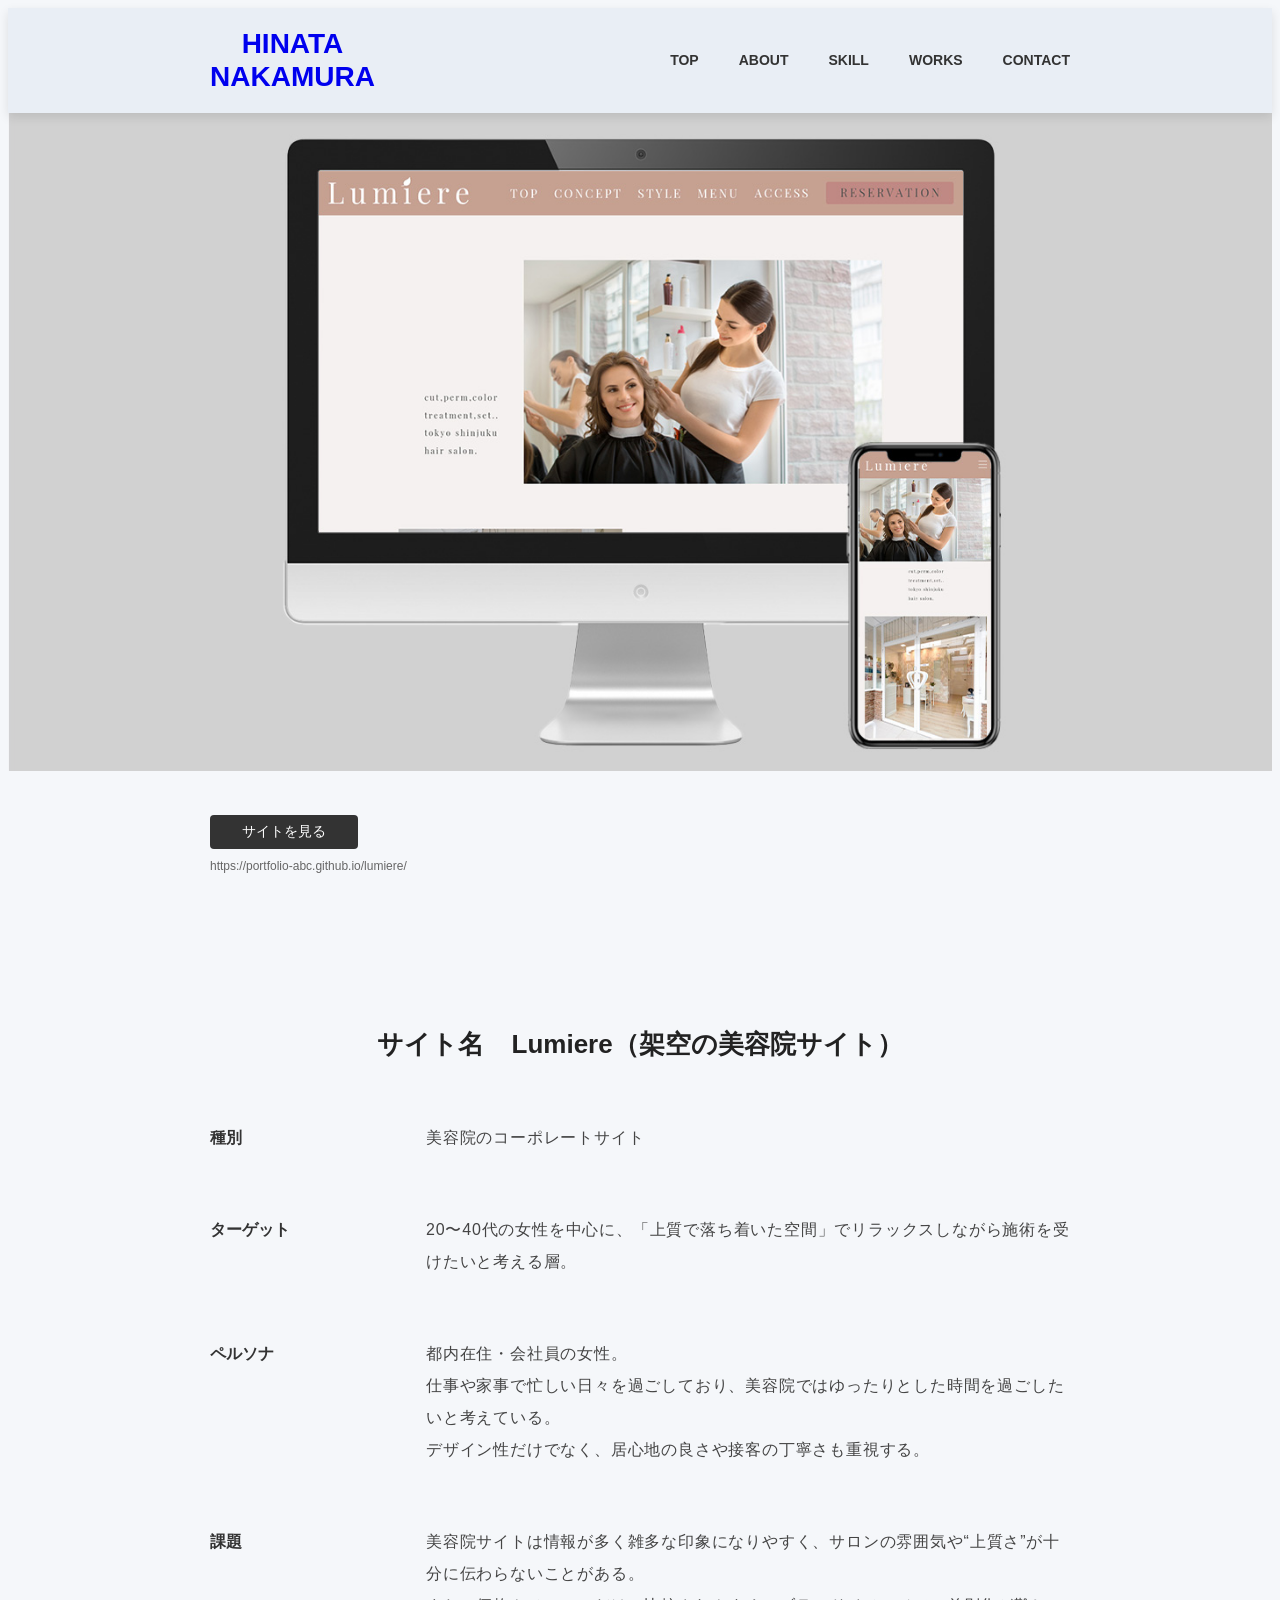
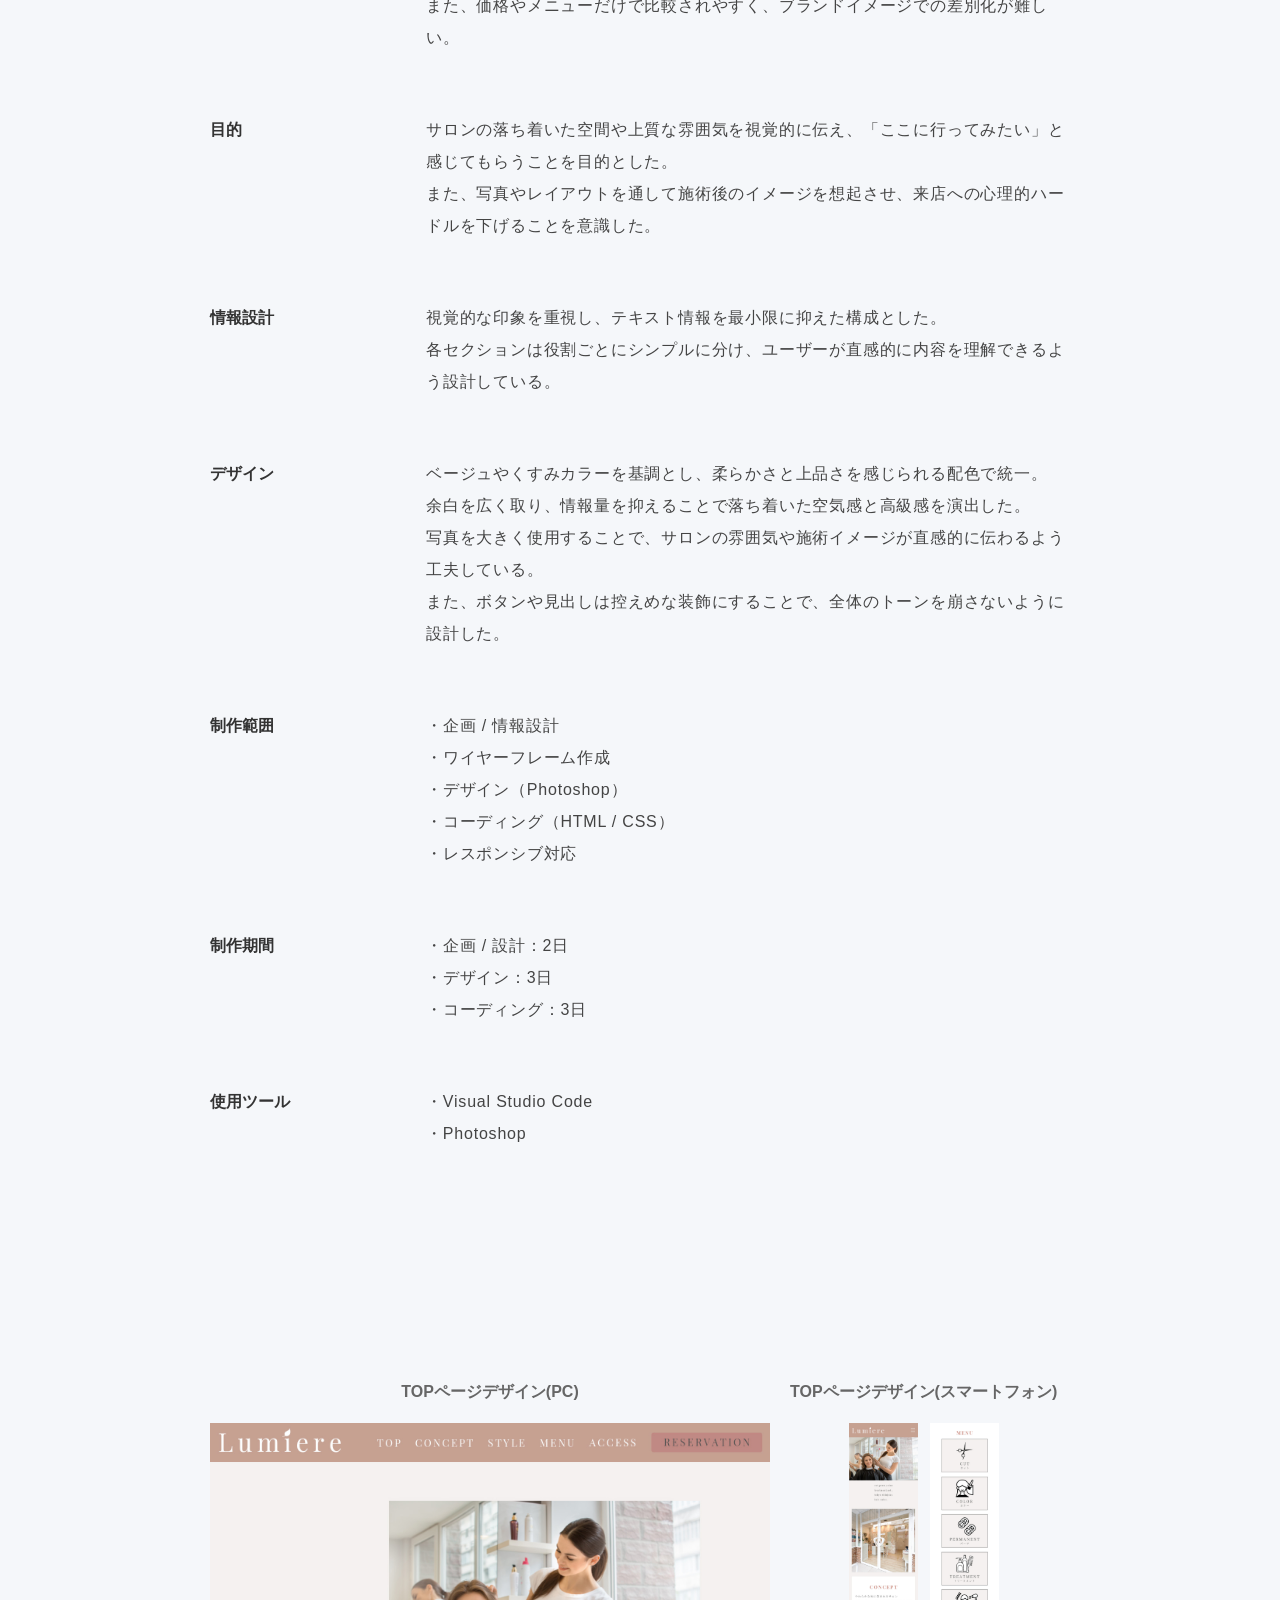
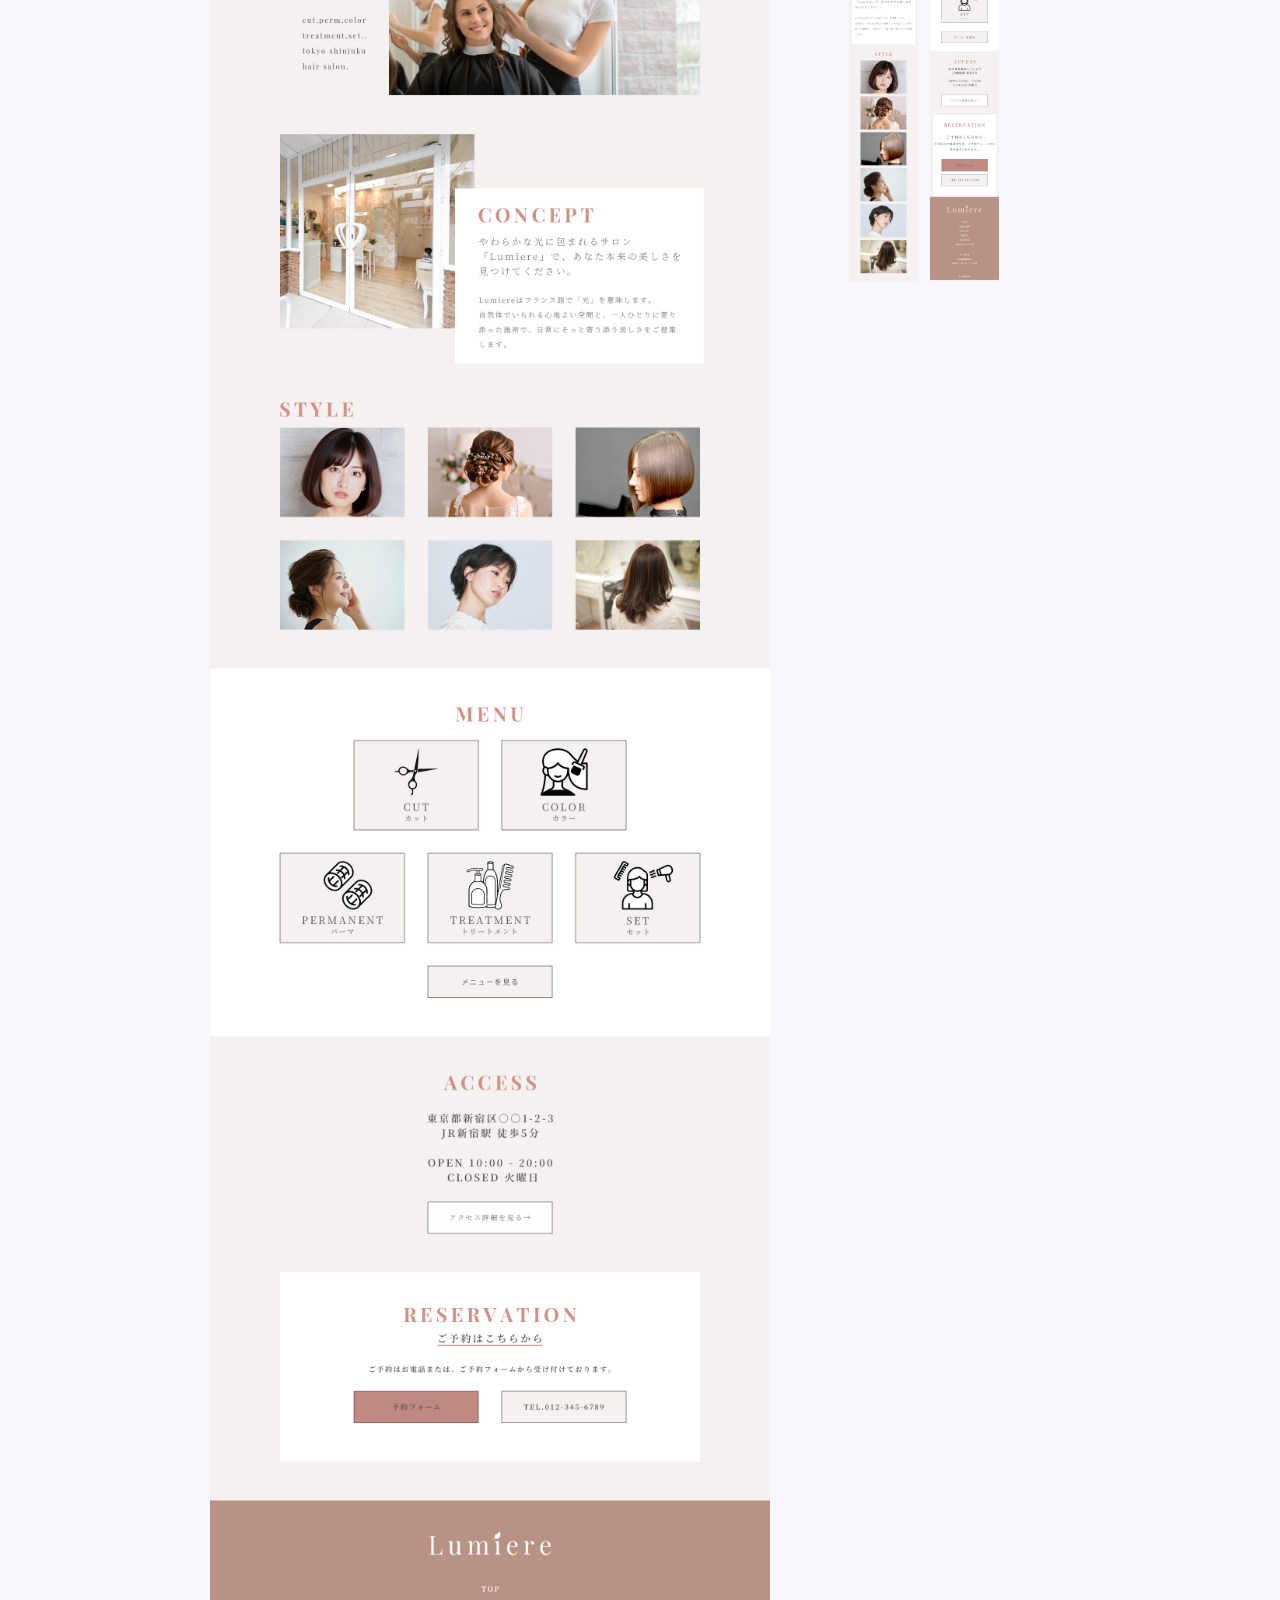
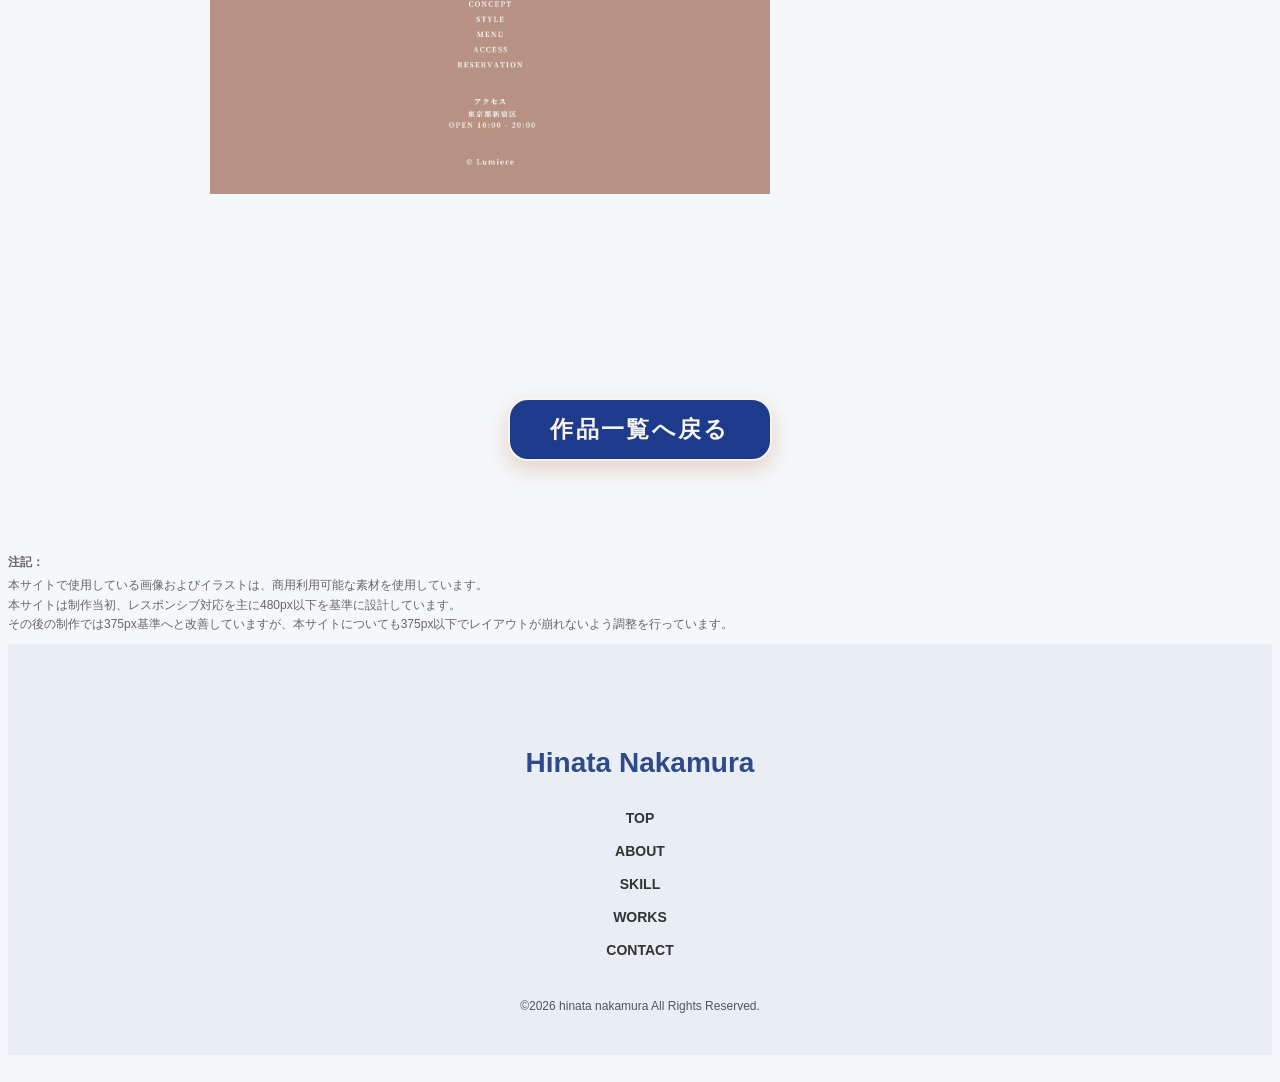
<file: detail_lumiere.html>
<!doctype html>
<html lang="ja">
<head>
	<meta charset="utf-8">
	<meta name="viewport" content="width=device-width, initial-scale=1.0">
	<title>Detail Lumiere | HINATA portfolio site</title>
	<link rel="stylesheet" href="css/style.css">
	<link rel="stylesheet" href="css/works_detail.css">
</head>

<body id="top">
	<header class="header">
  		<div class="inner header_inner">

    		<h1 class="logo">
      			<a href="index.html#top">HINATA<br>NAKAMURA</a>
   			</h1>
			
			<!-- ハンバーガー -->
    		<button class="hamburger" id="hamburger">
      			<span></span>
      			<span></span>
      			<span></span>
    		</button>
		
			<nav class="nav" id="nav">
      			<ul class="nav_list">
        			<li><a href="index.html#top">TOP</a></li>
        			<li><a href="index.html#about">ABOUT</a></li>
        			<li><a href="index.html#skill">SKILL</a></li>
        			<li><a href="index.html#works">WORKS</a></li>
        			<li><a href="index.html#contact">CONTACT</a></li>
				</ul>
    		</nav>
		</div>
	</header>

	<section class="fv">
  		<div class="fv_img">
    		<img src="images/fv_works02.jpg" alt="ワークデスク">
  		</div>
	</section>

	<section class="work_link">
  		<div class="inner">
	    	<a href="https://portfolio-abc.github.io/lumiere/" target="_blank" class="work_link_btn">
    	  		サイトを見る
    		</a>
 		   	<p class="work_link_url">
    			https://portfolio-abc.github.io/lumiere/
    		</p>
  		</div>
	</section>
	
	<section class="work_detail">
  		<div class="inner">

			<h2 class="work_title">
				サイト名 <span>Lumiere（架空の美容院サイト）</span>
			</h2>

			<dl class="work_list">

				<div class="work_item">
					<dt>種別</dt>
					<dd>美容院のコーポレートサイト</dd>
				</div>

				<div class="work_item">
					<dt>ターゲット</dt>
					<dd>
						20〜40代の女性を中心に、「上質で落ち着いた空間」でリラックスしながら施術を受けたいと考える層。
					</dd>
				</div>

				<div class="work_item">
					<dt>ペルソナ</dt>
					<dd>
						都内在住・会社員の女性。<br>
						仕事や家事で忙しい日々を過ごしており、美容院ではゆったりとした時間を過ごしたいと考えている。<br>
						デザイン性だけでなく、居心地の良さや接客の丁寧さも重視する。
					</dd>
				</div>

				<div class="work_item">
					<dt>課題</dt>
					<dd>
						美容院サイトは情報が多く雑多な印象になりやすく、サロンの雰囲気や“上質さ”が十分に伝わらないことがある。<br>
						また、価格やメニューだけで比較されやすく、ブランドイメージでの差別化が難しい。
					</dd>
				</div>

				<div class="work_item">
					<dt>目的</dt>
					<dd>
						サロンの落ち着いた空間や上質な雰囲気を視覚的に伝え、「ここに行ってみたい」と感じてもらうことを目的とした。<br>
						また、写真やレイアウトを通して施術後のイメージを想起させ、来店への心理的ハードルを下げることを意識した。
					</dd>
				</div>

				<div class="work_item">
					<dt>情報設計</dt>
					<dd>
						視覚的な印象を重視し、テキスト情報を最小限に抑えた構成とした。<br>
						各セクションは役割ごとにシンプルに分け、ユーザーが直感的に内容を理解できるよう設計している。
					</dd>
				</div>

				<div class="work_item">
					<dt>デザイン</dt>
					<dd>
						ベージュやくすみカラーを基調とし、柔らかさと上品さを感じられる配色で統一。<br>
						余白を広く取り、情報量を抑えることで落ち着いた空気感と高級感を演出した。<br>
						写真を大きく使用することで、サロンの雰囲気や施術イメージが直感的に伝わるよう工夫している。<br>
						また、ボタンや見出しは控えめな装飾にすることで、全体のトーンを崩さないように設計した。
					</dd>
				</div>

				<div class="work_item">
					<dt>制作範囲</dt>
					<dd>
						・企画 / 情報設計<br>
						・ワイヤーフレーム作成<br>
						・デザイン（Photoshop）<br>
						・コーディング（HTML / CSS）<br>
						・レスポンシブ対応
					</dd>
				</div>

				<div class="work_item">
					<dt>制作期間</dt>
					<dd>
						・企画 / 設計：2日<br>
						・デザイン：3日<br>
						・コーディング：3日
					</dd>
				</div>

				<div class="work_item">
					<dt>使用ツール</dt>
					<dd>
						・Visual Studio Code<br>
						・Photoshop
					</dd>
				</div>

			</dl>
		</div>
	</section>
	
	<section class="design">
		<div class="inner">
			<div class="detail_images">
				<div class="detail_image PC_design">
					<p class="detail_label ">TOPページデザイン(PC)</p>
					<img src="images/lumiere_pc.jpg" alt="PCデザイン" >
				</div>
				<div class="detail_image smartphone_design">
					<p class="detail_label">TOPページデザイン(スマートフォン)</p>
					<picture>
						<source srcset="images/lumiere_smartphone02.png" media="(max-width: 950px)">
						<img src="images/lumiere_smartphone01.jpg" alt="スマホデザイン">
					</picture>
				</div>
			</div>
		</div>
	</section>
	
	<section class="works_btn">
		<div class="inner">
		    <a href="index.html#works" class="btn">作品一覧へ戻る</a>
		</div>
	</section>

	<section class="detail_note">
		<dl>
			<dt>注記：</dt>
			<dd>本サイトで使用している画像およびイラストは、商用利用可能な素材を使用しています。</dd>
		   	<dd>本サイトは制作当初、レスポンシブ対応を主に480px以下を基準に設計しています。</dd>
			<dd>その後の制作では375px基準へと改善していますが、本サイトについても375px以下でレイアウトが崩れないよう調整を行っています。</dd>
		</dl>
	</section>
	
	<footer class="footer">
  		<div class="inner footer_inner">
			
    		<h2 class="footer_logo">
   				Hinata Nakamura
    		</h2>

    		<nav class="footer_nav">
      			<ul class="footer_list">
        			<li><a href="index.html#top">TOP</a></li>
        			<li><a href="index.html#about">ABOUT</a></li>
        			<li><a href="index.html#skill">SKILL</a></li>
        			<li><a href="index.html#works">WORKS</a></li>
        			<li><a href="index.html#contact">CONTACT</a></li>
     			</ul>
    		</nav>

    		<p class="footer_copy">
      			©2026 hinata nakamura All Rights Reserved.
    		</p>
  		</div>
	</footer>
	
	<button id="page-top" aria-label="ページトップへ戻る">
  	↑
	</button>

	<script src="js/script.js"></script>
</body>
</html>
</file>
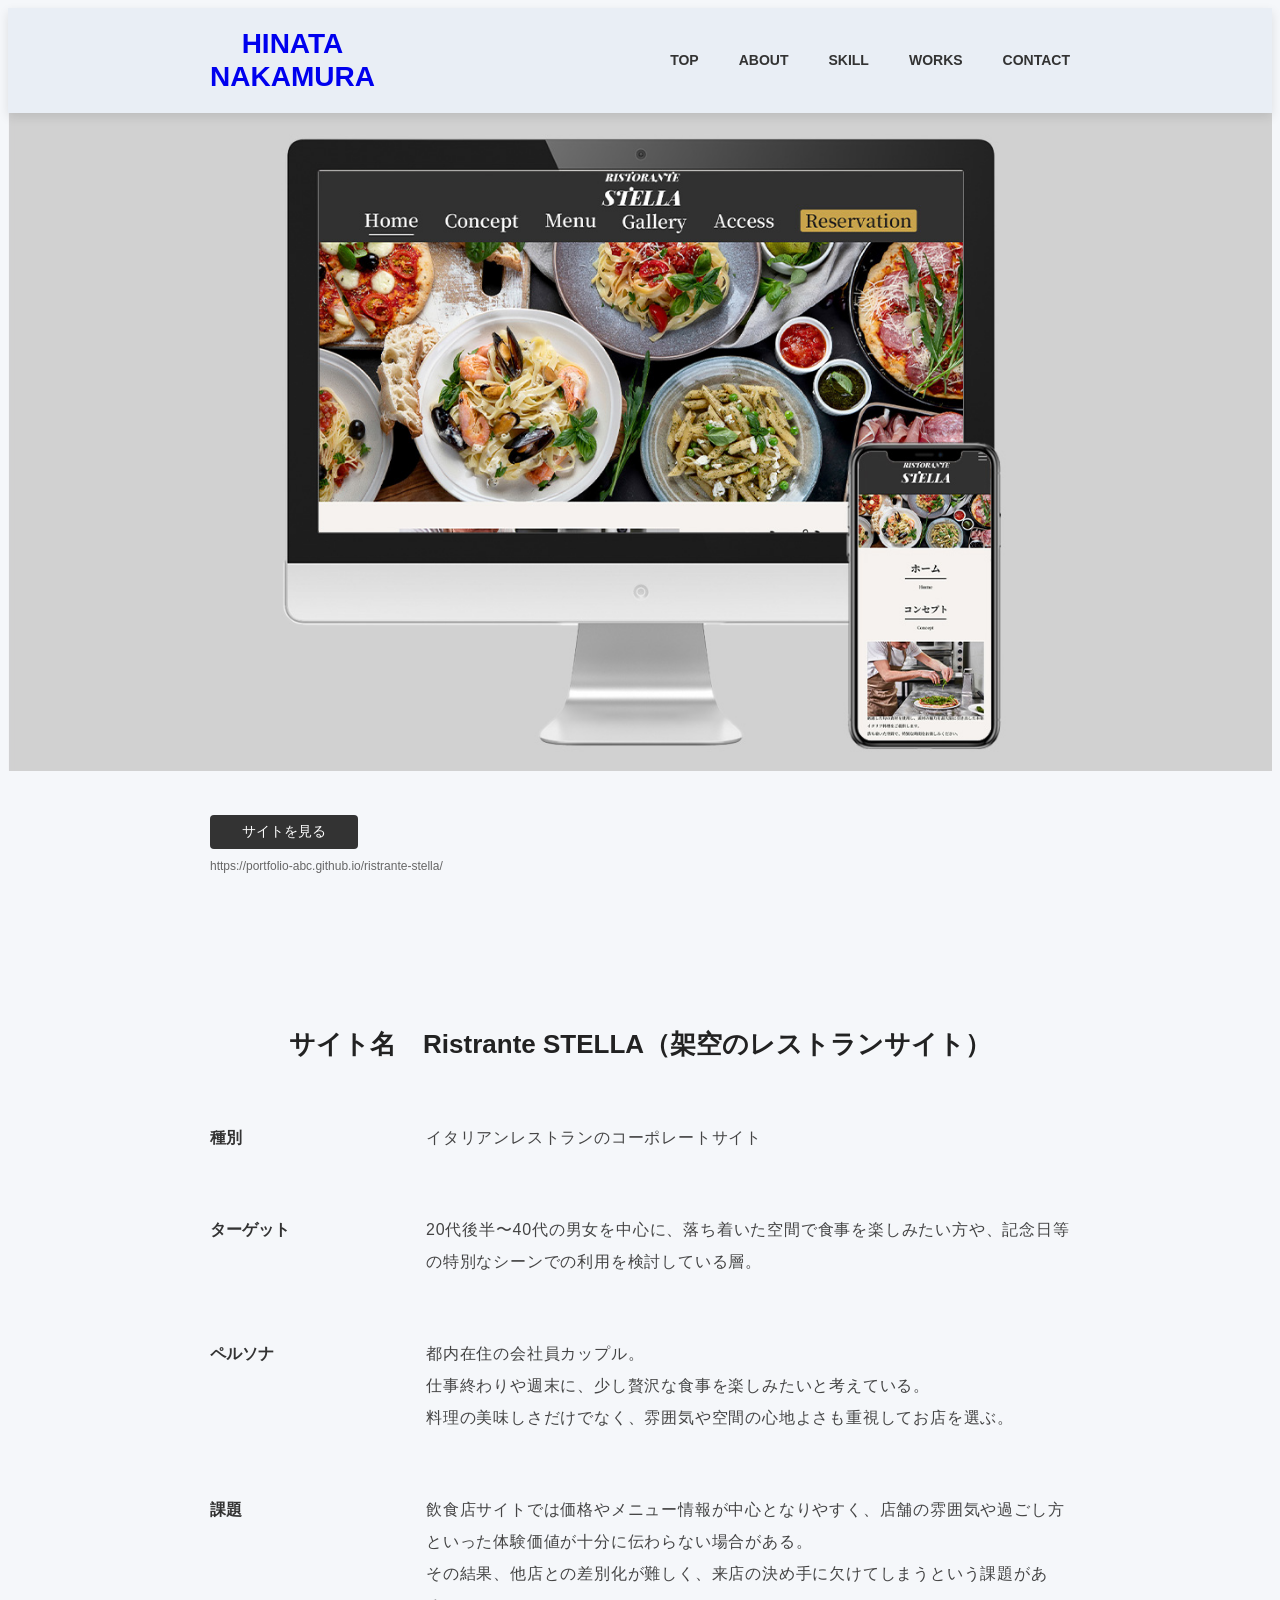
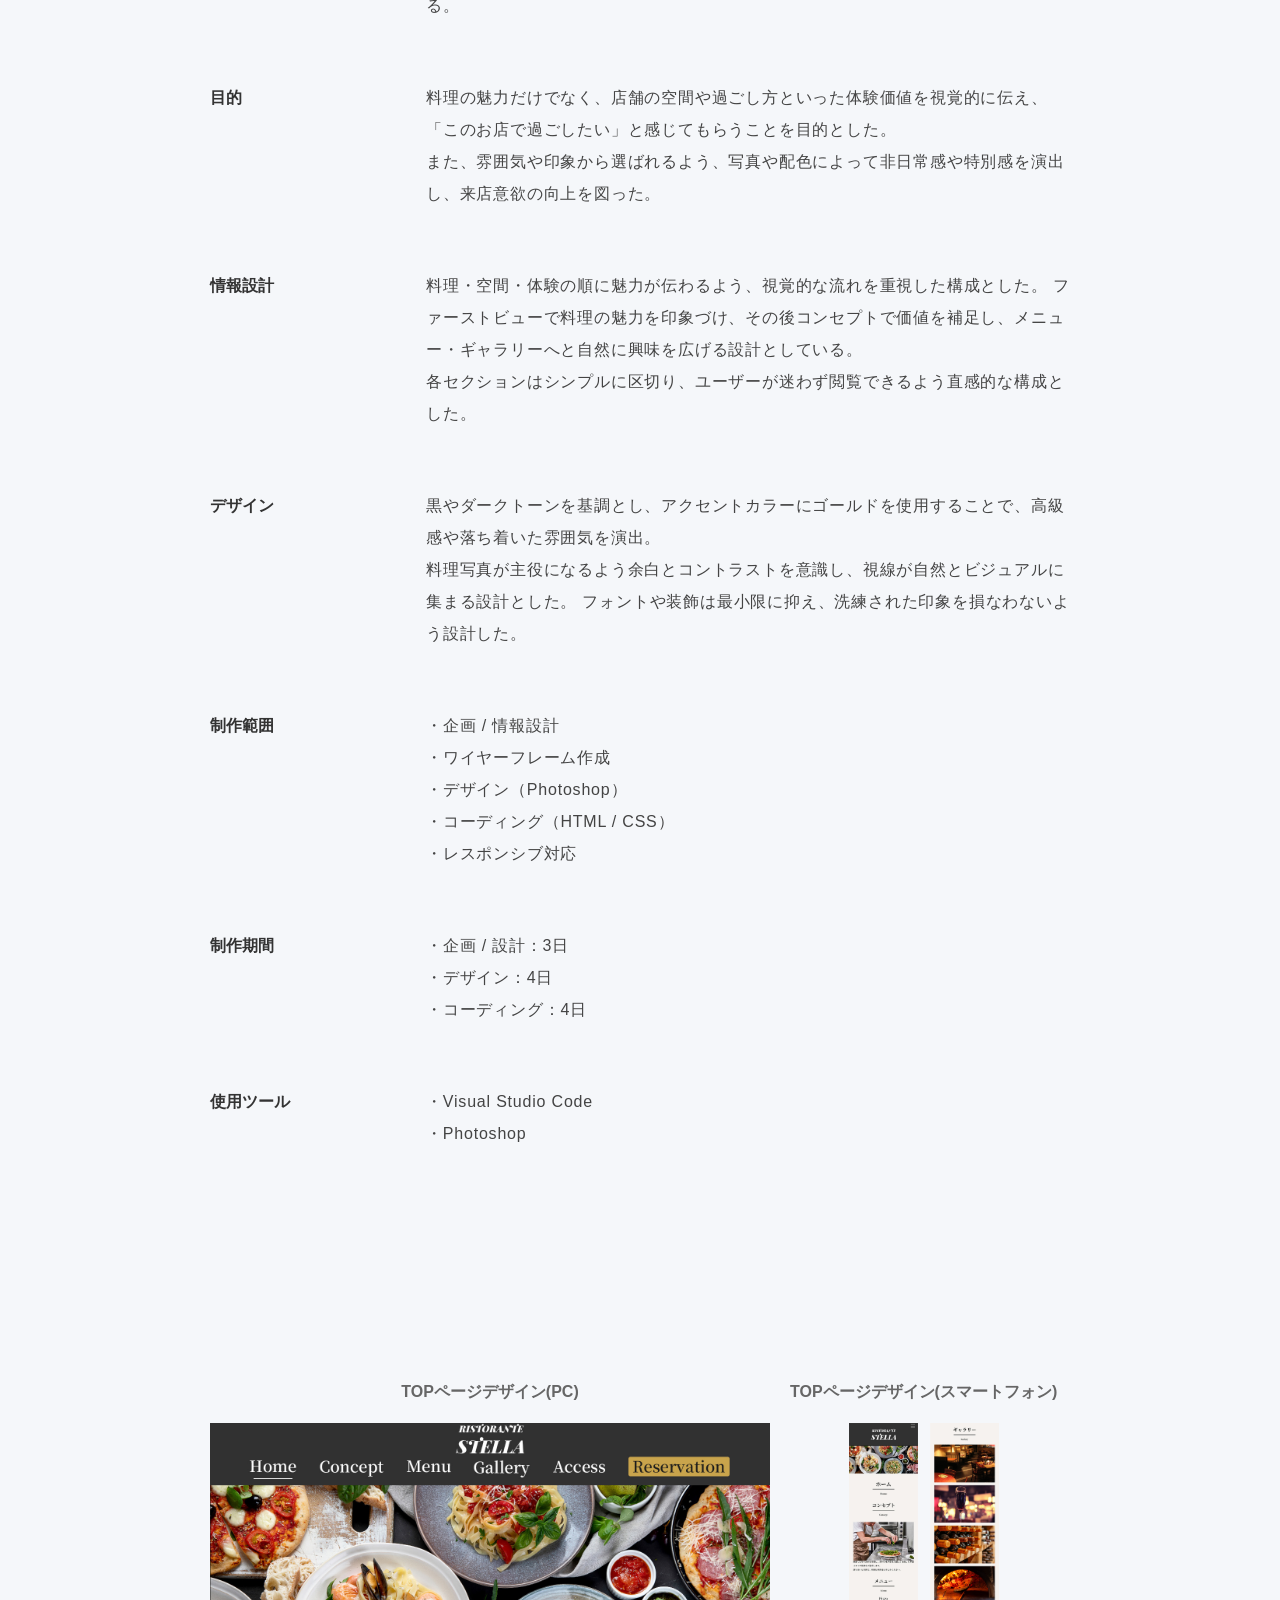
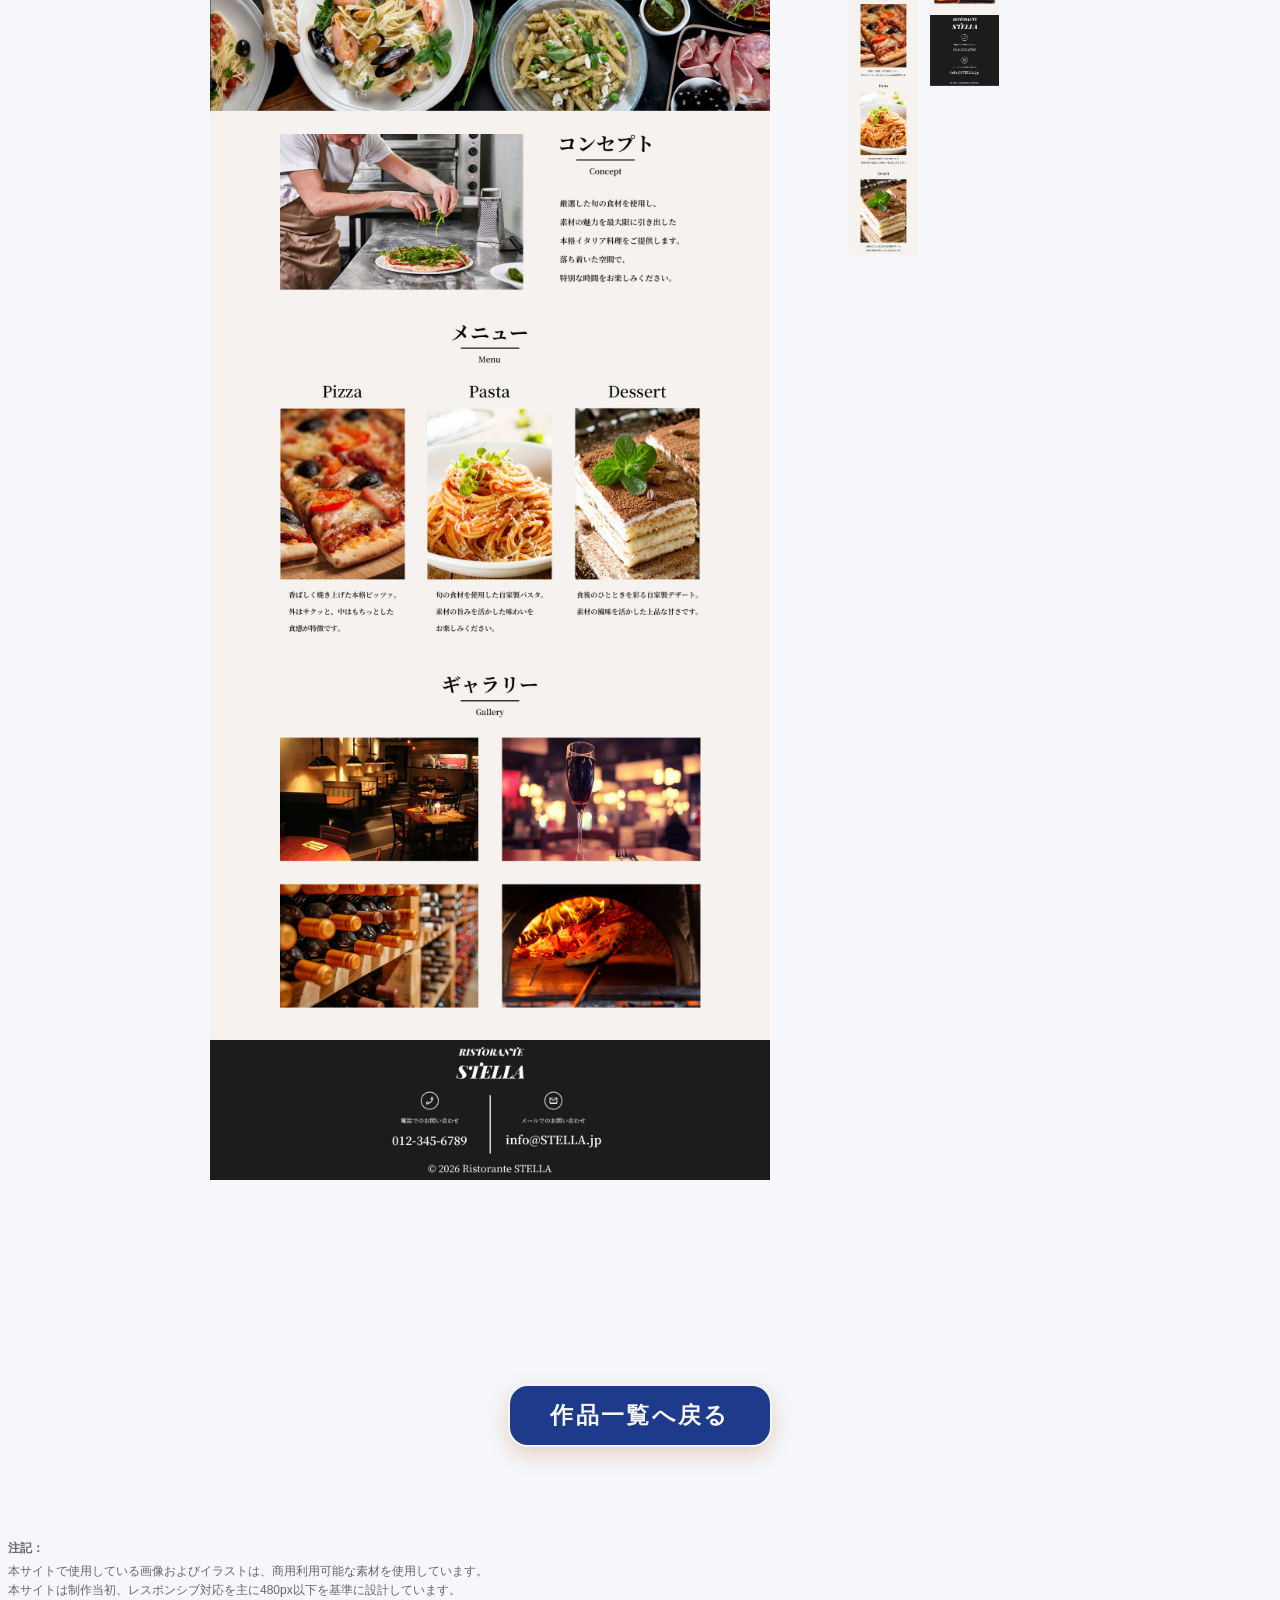
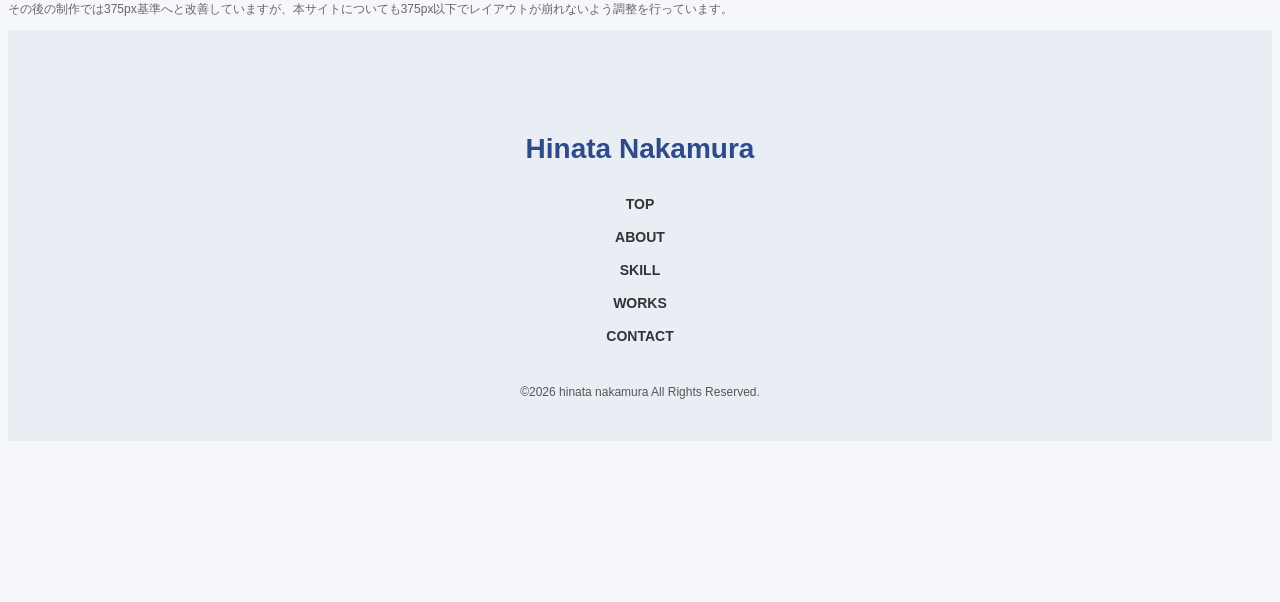
<file: detail_stella.html>
<!doctype html>
<html lang="ja">
<head>
	<meta charset="utf-8">
	<meta name="viewport" content="width=device-width, initial-scale=1.0">
	<title>Detail Lumiere | HINATA portfolio site</title>
	<link rel="stylesheet" href="css/style.css">
	<link rel="stylesheet" href="css/works_detail.css">
</head>

<body id="top">
	<header class="header">
  		<div class="inner header_inner">

    		<h1 class="logo">
      			<a href="index.html#top">HINATA<br>NAKAMURA</a>
   			</h1>
			
			<!-- ハンバーガー -->
    		<button class="hamburger" id="hamburger">
      			<span></span>
      			<span></span>
      			<span></span>
    		</button>
		
			<nav class="nav" id="nav">
      			<ul class="nav_list">
        			<li><a href="index.html#top">TOP</a></li>
        			<li><a href="index.html#about">ABOUT</a></li>
        			<li><a href="index.html#skill">SKILL</a></li>
        			<li><a href="index.html#works">WORKS</a></li>
        			<li><a href="index.html#contact">CONTACT</a></li>
				</ul>
    		</nav>
		</div>
	</header>

	<section class="fv">
  		<div class="fv_img">
    		<img src="images/fv_works03.jpg" alt="ワークデスク">
  		</div>
	</section>

	<section class="work_link">
  		<div class="inner">
	    	<a href=" https://portfolio-abc.github.io/ristrante-stella/" target="_blank" class="work_link_btn">
    	  		サイトを見る
    		</a>
 		   	<p class="work_link_url">
    			 https://portfolio-abc.github.io/ristrante-stella/
    		</p>
  		</div>
	</section>
	
	<section class="work_detail">
  		<div class="inner">

			<h2 class="work_title">
				サイト名 <span>Ristrante STELLA（架空のレストランサイト）</span>
			</h2>

			<dl class="work_list">

				<div class="work_item">
					<dt>種別</dt>
					<dd>イタリアンレストランのコーポレートサイト</dd>
				</div>

				<div class="work_item">
					<dt>ターゲット</dt>
					<dd>
						20代後半〜40代の男女を中心に、落ち着いた空間で食事を楽しみたい方や、記念日等の特別なシーンでの利用を検討している層。
					</dd>
				</div>

				<div class="work_item">
					<dt>ペルソナ</dt>
					<dd>
						都内在住の会社員カップル。<br>
						仕事終わりや週末に、少し贅沢な食事を楽しみたいと考えている。<br>
						料理の美味しさだけでなく、雰囲気や空間の心地よさも重視してお店を選ぶ。
					</dd>
				</div>

				<div class="work_item">
					<dt>課題</dt>
					<dd>
						飲食店サイトでは価格やメニュー情報が中心となりやすく、店舗の雰囲気や過ごし方といった体験価値が十分に伝わらない場合がある。<br>
						その結果、他店との差別化が難しく、来店の決め手に欠けてしまうという課題がある。
					</dd>
				</div>

				<div class="work_item">
					<dt>目的</dt>
					<dd>
						料理の魅力だけでなく、店舗の空間や過ごし方といった体験価値を視覚的に伝え、「このお店で過ごしたい」と感じてもらうことを目的とした。<br>
						また、雰囲気や印象から選ばれるよう、写真や配色によって非日常感や特別感を演出し、来店意欲の向上を図った。
					</dd>
				</div>

				<div class="work_item">
					<dt>情報設計</dt>
					<dd>
						料理・空間・体験の順に魅力が伝わるよう、視覚的な流れを重視した構成とした。
						ファーストビューで料理の魅力を印象づけ、その後コンセプトで価値を補足し、メニュー・ギャラリーへと自然に興味を広げる設計としている。<br>
						各セクションはシンプルに区切り、ユーザーが迷わず閲覧できるよう直感的な構成とした。
					</dd>
				</div>

				<div class="work_item">
					<dt>デザイン</dt>
					<dd>
						黒やダークトーンを基調とし、アクセントカラーにゴールドを使用することで、高級感や落ち着いた雰囲気を演出。<br>
						料理写真が主役になるよう余白とコントラストを意識し、視線が自然とビジュアルに集まる設計とした。
						フォントや装飾は最小限に抑え、洗練された印象を損なわないよう設計した。
					</dd>
				</div>

				<div class="work_item">
					<dt>制作範囲</dt>
					<dd>
						・企画 / 情報設計<br>
						・ワイヤーフレーム作成<br>
						・デザイン（Photoshop）<br>
						・コーディング（HTML / CSS）<br>
						・レスポンシブ対応
					</dd>
				</div>

				<div class="work_item">
					<dt>制作期間</dt>
					<dd>
						・企画 / 設計：3日<br>
						・デザイン：4日<br>
						・コーディング：4日
					</dd>
				</div>

				<div class="work_item">
					<dt>使用ツール</dt>
					<dd>
						・Visual Studio Code<br>
						・Photoshop
					</dd>
				</div>

			</dl>
		</div>
	</section>
	
	<section class="design">
		<div class="inner">
			<div class="detail_images">
				<div class="detail_image PC_design">
					<p class="detail_label ">TOPページデザイン(PC)</p>
					<img src="images/stella_pc.jpg" alt="PCデザイン" >
				</div>
				<div class="detail_image smartphone_design">
					<p class="detail_label">TOPページデザイン(スマートフォン)</p>
					<picture>
						<source srcset="images/stella_smartphone02.png" media="(max-width: 950px)">
						<img src="images/stella_smartphone01.jpg" alt="スマホデザイン">
					</picture>
				</div>
			</div>
		</div>
	</section>
	
	<section class="works_btn">
		<div class="inner">
		    <a href="index.html#works" class="btn">作品一覧へ戻る</a>
		</div>
	</section>

	<section class="detail_note">
		<dl>
			<dt>注記：</dt>
			<dd>本サイトで使用している画像およびイラストは、商用利用可能な素材を使用しています。</dd>
		   	<dd>本サイトは制作当初、レスポンシブ対応を主に480px以下を基準に設計しています。</dd>
			<dd>その後の制作では375px基準へと改善していますが、本サイトについても375px以下でレイアウトが崩れないよう調整を行っています。</dd>
		</dl>
	</section>
	
	<footer class="footer">
  		<div class="inner footer_inner">
			
    		<h2 class="footer_logo">
   				Hinata Nakamura
    		</h2>

    		<nav class="footer_nav">
      			<ul class="footer_list">
        			<li><a href="index.html#top">TOP</a></li>
        			<li><a href="index.html#about">ABOUT</a></li>
        			<li><a href="index.html#skill">SKILL</a></li>
        			<li><a href="index.html#works">WORKS</a></li>
        			<li><a href="index.html#contact">CONTACT</a></li>
     			</ul>
    		</nav>

    		<p class="footer_copy">
      			©2026 hinata nakamura All Rights Reserved.
    		</p>
  		</div>
	</footer>
	
	<button id="page-top" aria-label="ページトップへ戻る">
  	↑
	</button>

	<script src="js/script.js"></script>
</body>
</html>
</file>
<file: css/style.css>
@charset "utf-8";
/* ヘッダー */
.header {
	background-color: #e9eef5;
	position: sticky;
	top: 0;
	z-index: 1000;
  	box-shadow: 0 4px 10px rgba(0,0,0,0.1);
}

/* 中身の横並び */
.header_inner {
	display: flex;
  	justify-content: space-between;
  	align-items: center;
}

/* ロゴ */
.logo {
 	font-size: 28px;
	font-weight: bold;
	color: #1e3a8a;
	line-height: 1.2;
	text-align: center;
}

.logo a {
	text-decoration: none;
}

.logo a:hover {
	opacity: 0.8;
}

.logo a:visited {
	color: inherit; 
}

/* ナビ */
.nav_list {
  	display: flex;
  	gap: 40px;
}

/* リストの装飾リセット */
.nav_list li {
  	list-style: none;
}

/* リンク */
.nav_list a {
  	text-decoration: none;
  	color: #333;
  	font-weight: 600;
  	font-size: 14px;
}

/* ホバー */
.nav_list a:hover {
  	opacity: 0.7;
  	border-bottom: 2px solid #333;
}

/* ハンバーガー */
.hamburger {
  	display: none;
  	width: 30px;
  	height: 22px;
  	position: relative;
  	background: none;
  	border: none;
  	cursor: pointer;
}

.hamburger span {
  	position: absolute;
  	width: 100%;
  	height: 2px;
  	background: #333;
  	left: 0;
  	transition: 0.3s;
}

.hamburger span:nth-child(1) { top: 0; }
.hamburger span:nth-child(2) { top: 10px; }
.hamburger span:nth-child(3) { bottom: 0; }

/* 開いたとき×にする */
.hamburger.active span:nth-child(1) {
  transform: rotate(45deg);
  top: 10px;
}
.hamburger.active span:nth-child(2) {
  opacity: 0;
}
.hamburger.active span:nth-child(3) {
  transform: rotate(-45deg);
  bottom: 10px;
}
.hamburger.active span {
	z-index: 1;
}

/* ヘッダーここまで */

/* 基本設定 */
.inner {
    width: 100%;
    max-width: 1080px;
    margin: 0 auto;
	padding: 0 20px;
    box-sizing: border-box; 
}

body {
    background-color: #f5f7fa;
    font-family: "Noto Sans JP", sans-serif;
}

/* フッター */

.footer {
	background-color: #e9eef5;
	padding: 80px 20px 30px;
}

.footer_inner {
  	max-width: 1100px;
  	margin: 0 auto;
  	text-align: center;
}

/* ロゴ */
.footer_logo {
 	font-size: 28px;
  	font-weight: bold;
  	color: #2f4a8a;
  	margin-bottom: 30px;
}

/* ナビ */
.footer_list {
  	list-style: none;
  	padding: 0;
  	margin: 0 0 40px;
  	display: flex;
  	flex-direction: column;
  	gap: 15px;
}

/* リンク */
.footer_list a {
  	text-decoration: none;
  	color: #333;
  	font-weight: 600;
  	font-size: 14px;
}

/* ホバー */
.footer_list a:hover {
  	opacity: 0.7;
}

/* コピーライト */
.footer_copy {
  	font-size: 12px;
  	color: #555;
}

/* フッターここまで */

/* TOPへ戻るボタン */
#page-top {
  position: fixed;
  right: 30px;
  bottom: 30px;
  width: 50px;
  height: 50px;
  background-color: #2f4a8a; 
  color: #fff;
  border: none;
  border-radius: 50%;
  font-size: 20px;
  cursor: pointer;
  opacity: 0;
  visibility: hidden;
  transition: all 0.3s ease;
  box-shadow: 0 4px 10px rgba(0,0,0,0.15);
  z-index: 100;
}

/* 表示時 */
#page-top.show {
  opacity: 1;
  visibility: visible;
}

/* ホバー */
#page-top:hover {
  transform: translateY(-4px);
  opacity: 0.8;
}

/*TOPへ戻るボタンここまで*/

/* 768px以下レスポンシブ対応 */
@media screen and (max-width: 768px) {

  	.hamburger {
    	display: block;
  	}

  	.nav {
    	position: fixed;
    	top: 0;
    	right: -100%;
    	width: 70%;
    	height: 100vh;
    	background: #cfd3da;
    	transition: 0.3s;
    	padding-top: 100px;
  	}

  	.nav.active {
   		right: 0;
  	}

  	.nav_list {
    	flex-direction: column;
    	gap: 20px;
    	align-items: center;
  	}
}

/* 768pxここまで */

/* 375px以下レスポンシブ対応 */
@media screen and (max-width: 375px) {

  	.header_inner {
    	padding: 15px;
  	}

  	.logo {
    	font-size: 22px;
  	}

  	.nav {
    	width: 80%;
  	}

  	.nav_list a {
    	font-size: 12px;
  	}
	
	 .footer_logo {
    	font-size: 22px;
  	}

  	.footer_list a {
    	font-size: 15px;
  	}
}

/* 375pxここまで */
</file>
<file: css/index.css>
@charset "utf-8";

/* ローディング画面 */
#loading {
	background-color: #eef1f6;
	position: fixed;
	inset: 0;
	z-index: 9999;
	display: grid;
	place-items: center;
}

#loading-screen {
	background-color: #5a73d8;
	position: fixed;
	inset: 0;
	z-index: 9998;
	translate: 0 100vh;
}

#loading p {
	font-size: 2rem;
	font-weight: bold;
	color: #444;
}

/* fv */
.fv {
    position: relative;
    max-height: 750px;
    overflow: hidden;
}

/* 画像 */
.fv_img {
    max-height: 100%;
}

.fv_img img {
    width: 100%;
    max-height: 100%;
    object-fit: cover;
}

/* テキスト */
.fv_content {
    position: absolute;
    top: 50%;
  	left: 50%;
  	transform: translate(-50%, -60%);
    color: #f7f5f2;
    z-index: 2;
}

.fv_content a {
	text-decoration: none;
	color: #f7f5f2;
}

/* タイトル */
.fv_title {
    font-size: clamp(24px, 3vw, 36px);
    line-height: 1.6;
    font-weight: bold;
    margin-bottom: 20px;
	color: #222;
}

.fv_sub {
  	font-size: clamp(14px, 2vw, 24px);
	font-weight: 600;
	margin-bottom: 60px;
	color: #333;
}

/*ボタン*/
.fv_btn {
	display: inline-block;
	background-color: #1e3a8a;
   	font-size: clamp(14px, 1.8vw, 26px);
    font-weight: bold;
	letter-spacing: 0.1em;
    padding: 14px 40px;
    box-shadow: 0 8px 20px rgba(198,124,78,0.3);
    transition: 0.3s;
    border: 2px solid #f7f5f2;
    border-radius: 20px;
}

.fv_btn:hover {
	opacity: 0.8;
}
/*fvここまで*/

/* about */
.about {
  	padding: 120px 20px;
}

/* タイトル */
.section_title {
  	font-size: 28px;
  	font-weight: bold;
  	margin-bottom: 30px;
  	color: #333;
}

/* テキスト */
.about_text {
  max-width: 800px;
  margin-bottom: 60px;
  line-height: 2;
  color: #555;
}

.accent {
  color: #2f4a8a;
  font-weight: bold;
}

/* カード */
.about_cards {
  display: flex;
  gap: 30px;
}

/* 各カード */
.about_card {
  	background: #fff;
  	border-radius: 20px;
  	padding: 20px;
  	flex: 1;
	text-align: center;
  	box-shadow: 0 10px 20px rgba(0,0,0,0.08);
}

/* アイコン */
.about_card img {
  	height: 120px;
  	margin-bottom: 20px;
}

/* 見出し */
.about_card h3 {
  	font-size: 18px;
  	margin-bottom: 30px;
  	color: #2f4a8a;
}

/* テキスト */
.about_card p {
  	font-size: 14px;
  	line-height: 1.8;
  	color: #555;
	text-align: left;
}

/* aboutここまで */

/* skill */

.skill {
  	padding: 120px 20px;
}

/* リスト */
.skill_list {
  	display: flex;
  	flex-direction: column;
  	gap: 40px;
}

/* カード */
.skill_card {
  	background: #fff;
  	border-radius: 20px;
  	padding: 40px;
  	box-shadow: 0 10px 20px rgba(0,0,0,0.08);
	max-width: 700px;
}

/* タイトル */
.skill_title {
  	font-size: 24px;
  	color: #2f4a8a;
  	margin-bottom: 20px;
}

/* テキスト */
.skill_text {
  	font-size: 16px;
  	line-height: 1.8;
  	margin-bottom: 20px;
  	color: #555;
}

/* リスト */
.skill_points {
  	margin-bottom: 20px;
  	padding-left: 20px;
}

.skill_points li {
  	margin-bottom: 8px;
  	font-size: 14px;
	color: #555;
}

/* 資格 */
.skill_license {
  	font-size: 14px;
  	font-weight: bold;
  	color: #555;
}

/* skillここまで */

/* works */
.works {
  padding: 120px 20px;
  background-color: #f5f7fa;
}

/* カテゴリ */
.works_category {
  font-size: 20px;
  margin: 60px 0 20px;
  color: #333;
}

/* グリッド */
.works_grid {
  display: grid;
  grid-template-columns: repeat(3, 1fr);
  gap: 30px;
}

/* カード */
.works_item {
  text-align: center;
}

.works_grid a {
	text-decoration: none;
}

/* 画像 */
.works_item img {
  width: 100%;
  border-radius: 20px;
  box-shadow: 0 10px 20px rgba(0,0,0,0.1);
  margin-bottom: 15px;
  transition: 0.3s;
}

/* ホバー */
.works_item:hover img {
  transform: translateY(-5px);
}

/* タイトル */
.works_name {
  font-size: 14px;
  font-weight: bold;
  margin-bottom: 5px;
  color: #333;
}

/* 種別 */
.works_type {
  font-size: 12px;
  color: #777;
}

/* worksここまで */

/* contact */
.contact {
  	padding: 120px 20px;
  	text-align: center;
}

/* タイトル */
.contact .section_title {
  	margin-bottom: 40px;
}

/* テキスト */
.contact_text {
  	font-size: 14px;
  	color: #555;
  	margin-bottom: 20px;
}

/* メール */
.contact_mail {
  	font-size: 24px;
  	font-weight: bold;
  	color: #2f4a8a;
  	text-decoration: none;
  	transition: 0.3s;
}

/* ホバー */
.contact_mail:hover {
  	opacity: 0.7;
}

/* contactここまで */


/* fadein */
.fadein {
	opacity: 0;
}
/* fadeinここまで */

/* 768px以下レスポンシブ対応 */

@media screen and (max-width: 768px) {
	
	/* fv */
	.fv_title {
    	line-height: 1.4;
    	margin-bottom: 15px;
  	}

  	.fv_sub {
    	margin-bottom: 30px;
  	}

  	.fv_btn {
    	padding: 12px 30px;
  	}
	
	/* about */
	.about {
		padding: 80px 20px;
	}
	
  	/* テキスト */
  	.about_text {
    	font-size: 14px;
    	line-height: 1.8;
  	}

  	/* カード全体 */
  	.about_cards {
    	display: flex;
    	flex-direction: column;
    	gap: 30px;
		align-items: center;
  	}

  	/* 各カード */
  	.about_card {
    	padding: 25px 20px;
		max-width: 300px;
  	}

  	/* アイコン */
  	.about_card img {
    	height: 100px;
  	}

  	/* タイトル */
  	.about_card h3 {
    	font-size: 16px;
  	}

  	/* 本文 */
  	.about_card p {
    	font-size: 12px;
  	}
	
	/* skill */
	.skill {
		padding: 80px 20px;
	}
	
	.skill_card {
    	padding: 25px 20px;
  	}

  	.skill_title {
    	font-size: 18px;
    	margin-bottom: 15px;
  	}

  	.skill_text {
    	font-size: 13px;
    	line-height: 1.8;
    	margin-bottom: 15px;
  	}

  	.skill_points li {
    	font-size: 12px;
    	margin-bottom: 6px;
  	}

  	.skill_license {
    	font-size: 12px;
    	line-height: 1.6;
  	
	}
	
	/* works */
	.works {
		padding: 80px 20px;
	}
	
	.works_grid {
  		grid-template-columns: 1fr;
		max-width: 300px;
		margin: 0 auto;
	}
	
	/* 画像 */
	.works_item img {
  		margin-bottom: 10px;
	}

	.works_item {
		margin-bottom: 30px;
	}

	/* タイトル */
	.works_name {
  		font-size: 13px;
	}

	/* 種別 */
	.works_type {
  		color: #777;
	}
	
	/* contact */
	.contact {
		padding: 80px 20px;
	}
	
	/* タイトル */
	.contact .section_title {
  		margin-bottom: 30px;
	}

	/* テキスト */
	.contact_text {
  		font-size: 12px;
	}

	/* メール */
	.contact_mail {
  		font-size: 20px;
	}
}

/* 768pxここまで */


/* 375px以下レスポンシブ対応 */

@media screen and (max-width: 375px) {
	
	/* fv */
	.fv_title {
    	font-size: 18px;
		margin-bottom: 10px;
		line-height: 1.1;
  	}

  	.fv_sub {
    	font-size: 12px;
   		margin-bottom: 15px;
  	}

  	.fv_btn {
    	font-size: 12px;
    	padding: 8px 22px;
  	}
	
	/* about */
	.about {
		padding: 60px 20px;
	}
	
	/* テキスト */
  	.about_text {
    	font-size: 12px;
    	line-height: 1.7;
  	}
	
	/* アイコン */
  	.about_card img {
    	height: 80px;
  	}

  	/* タイトル */
  	.about_card h3 {
    	font-size: 14px;
  	}

	
	/* skill */
	.skill {
		padding: 60px 20px;
	}
	
	/* works */
	.works {
		padding: 60px 20px;
	}
	
	/* contact */
	.contact {
		padding: 60px 20px;
	}

	/* テキスト */
	.contact_text {
		margin-bottom: 15px;
	}

	/* メール */
	.contact_mail {
  		font-size: 18px;
	}
}

/* 375pxここまで */
</file>
<file: css/works_detail.css>
@charset "utf-8";

/* fv */
.fv_img img {
    width: 100%;
    max-height: 100%;
    object-fit: cover;
}

/* fvここまで */

/* url */
.work_link {
  padding: 40px 0;
}

.work_link_label {
  font-size: 12px;
  letter-spacing: 0.1em;
  color: #888;
  margin-bottom: 10px;
}

.work_link_btn {
  display: inline-block;
  padding: 8px 32px;
  background-color: #333;
  color: #fff;
  text-decoration: none;
  font-size: 14px;
  border-radius: 4px;
  transition: 0.3s;
}

.work_link_btn:hover {
  background-color: #555;
}

.work_link_url {
  margin-top: 10px;
  font-size: 12px;
  color: #666;
  word-break: break-all;
}

/* urlここまで */

/* detail */
.inner {
	max-width: 900px;
	margin: 0 auto;
	padding: 0 20px;
}
.work_detail {
  	padding: 80px 20px;
}

.work_title {
  	font-size: 26px;
  	margin-bottom: 60px;
  	font-weight: bold;
	color: #222;
	text-align: center;
}

.work_title span {
  	margin-left: 20px;
}

/* リスト全体 */
.work_list {
  	display: flex;
  	flex-direction: column;
  	gap: 60px;
}

/* 1行 */
.work_item {
  	display: grid;
  	grid-template-columns: 160px 1fr;
  	gap: 16px;
	line-height: 2;
}

/* 左（見出し） */
.work_item dt {
  	font-weight: bold;
  	color: #333;
}

/* 右（本文） */
.work_item dd {
  	color: #444;
	font-weight: 500;
	letter-spacing: 0.05em;
}

/* detailここまで */

/* design */
.design {
	padding: 120px 20px;
}

.detail_images {
	display: flex;
	gap: 20px;
	text-align: center;
}

.PC_design img {
	max-width: 560px;
	width: 100%;
}

.smartphone_design img {
	max-width: 150px;
	width: 100%;
}
.detail_label {
  	margin-bottom: 20px;
  	font-weight: bold;
	color: #666;
}

/* designここまで */

/* ボタン */
.works_btn {
	padding: 80px 20px;
	text-align: center;
}

.works_btn a {
	text-decoration: none;
}

.btn {
	display: inline-block;
	background-color: #1e3a8a;
   	font-size: clamp(12px, 1.8vw, 24px);
	color: #f7f5f2;
    font-weight: bold;
	letter-spacing: 0.1em;
    padding: 14px 40px;
    box-shadow: 0 8px 20px rgba(198,124,78,0.3);
    transition: 0.3s;
    border: 2px solid #f7f5f2;
    border-radius: 20px;
}

.btn:hover {
	opacity: 0.8;
}

/* note */
.detail_note {
  	margin-top: 10px;
  	font-size: 12px;
  	color: #666;
  	line-height: 1.6;
}

.detail_note dl {
  margin-bottom: 10px;
}

.detail_note dt {
  font-weight: bold;
  margin-bottom: 4px;
}

.detail_note dd {
  margin-left: 0;
}
/* noteここまで */

/* 950px以下画像を調整 */

@media screen and (max-width: 950px) {
	.detail_images {
		flex-direction: column;
	}

	.detail_image {
		margin-bottom: 40px;
	}
	
	.smartphone_design img {
	max-width: 560px;
	width: 100%;
}
}
/* 画像調整ここまで */

/* 768px以下レスポンシブ対応 */

@media screen and (max-width: 768px) {

	  .work_detail {
		padding: 60px 20px;
	  }

	  .work_title {
		font-size: 20px;
		margin-bottom: 40px;
		line-height: 1.5;
	  }

	  .work_title span {
		display: block; 
		margin-left: 0;
		margin-top: 8px;
	  }

	  .work_list {
		gap: 40px;
	  }

	  .work_item {
		grid-template-columns: 1fr;
		gap: 8px;
	  }

	  /* 見出し */
	  .work_item dt {
		font-size: 14px;
	  }

	  /* 本文 */
	  .work_item dd {
		font-size: 14px;
		line-height: 1.8;
	  }
	
	/* design */
	.design {
		padding: 80px 20px;
	}

	.detail_label {
		font-size: 14px;
	}

	/* designここまで */
}

/* 768pxここまで */

/* 375px以下レスポンシブ対応 */

@media screen and (max-width: 375px) {
	/* detail */
  	.work_detail {
    	padding: 50px 20px;
  	}

  	.work_title {
    	font-size: 18px;
    	margin-bottom: 40px;
    	line-height: 1.5;
  	}

  	.work_list {
    	gap: 30px;
  	}	


  	/* 見出し */
  	.work_item dt {
    	font-size: 13px;
  	}

  	/* 本文 */
  	.work_item dd {
    	font-size: 13px;
  	}
	
	/* design */
	.design {
		padding: 60px 20px;
	}

	.detail_label {
		font-size: 12px;
	}
}

/* 375pxここまで */
</file>
